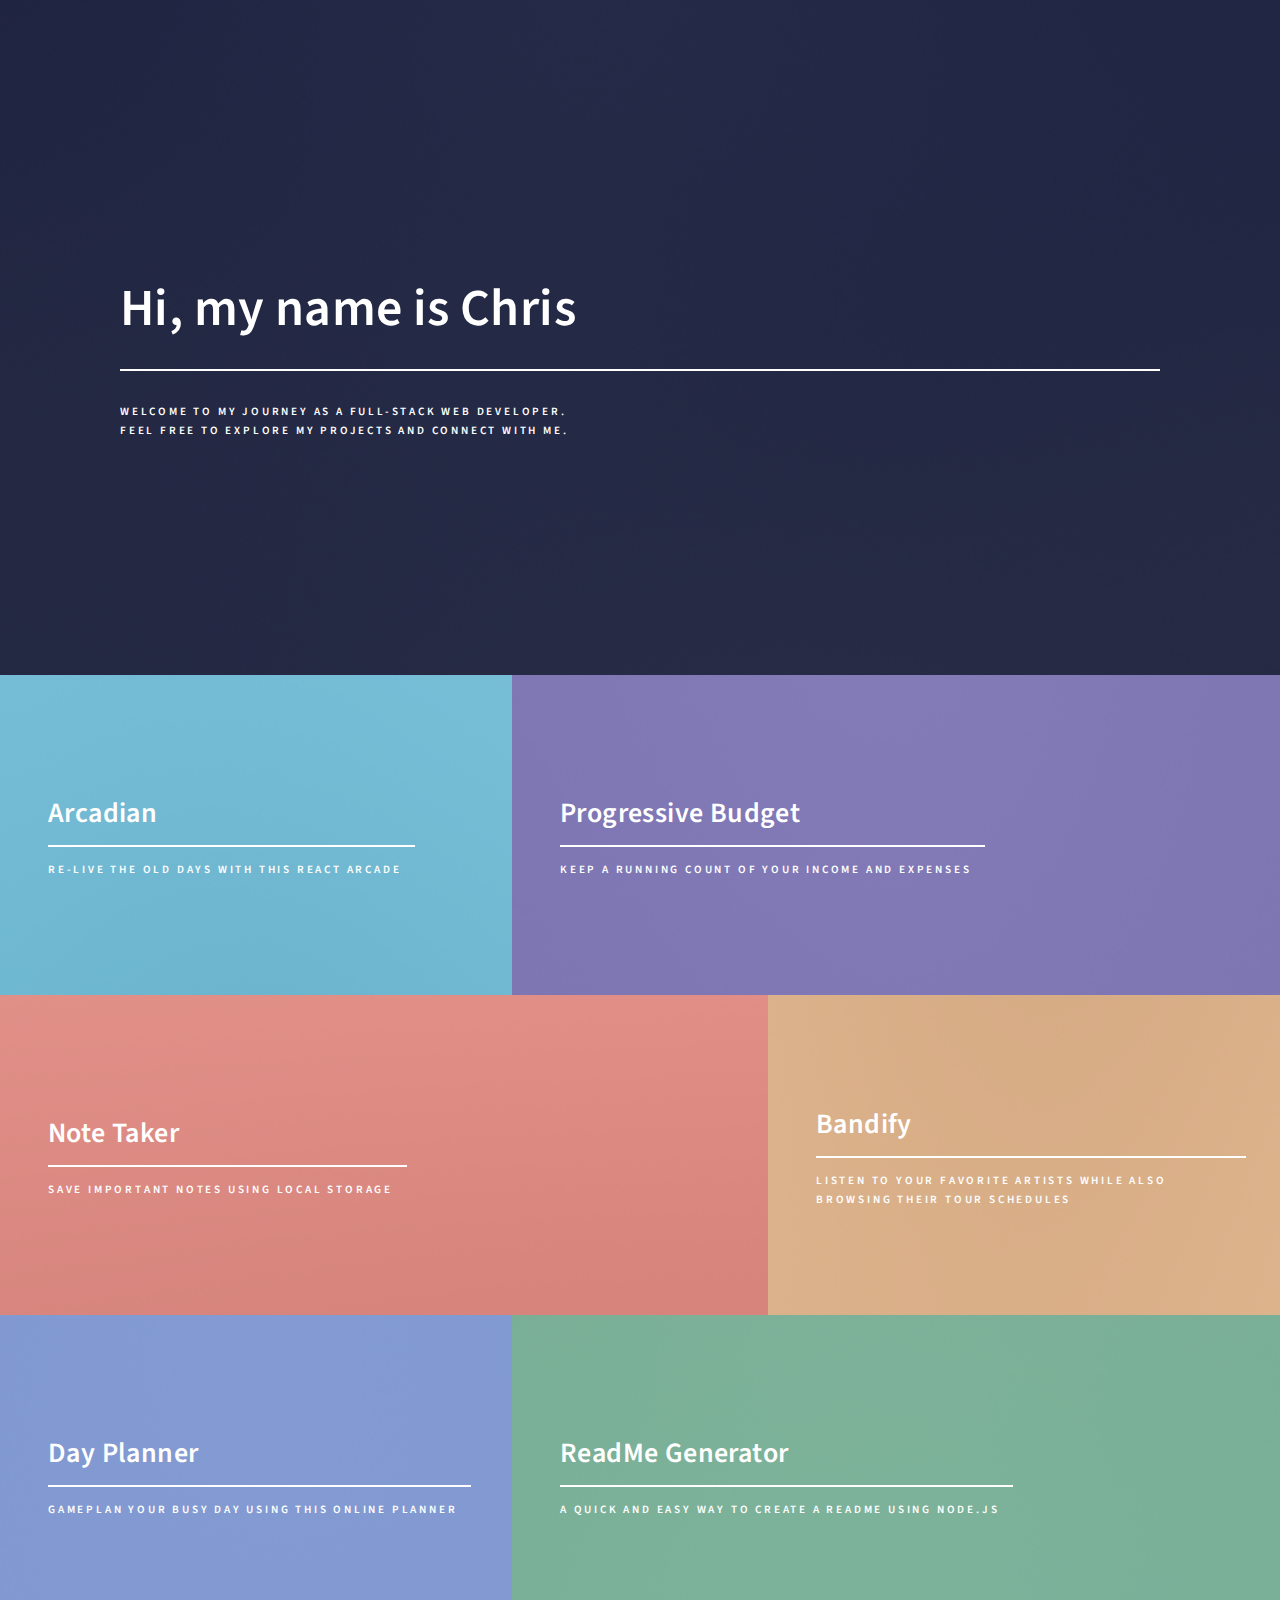
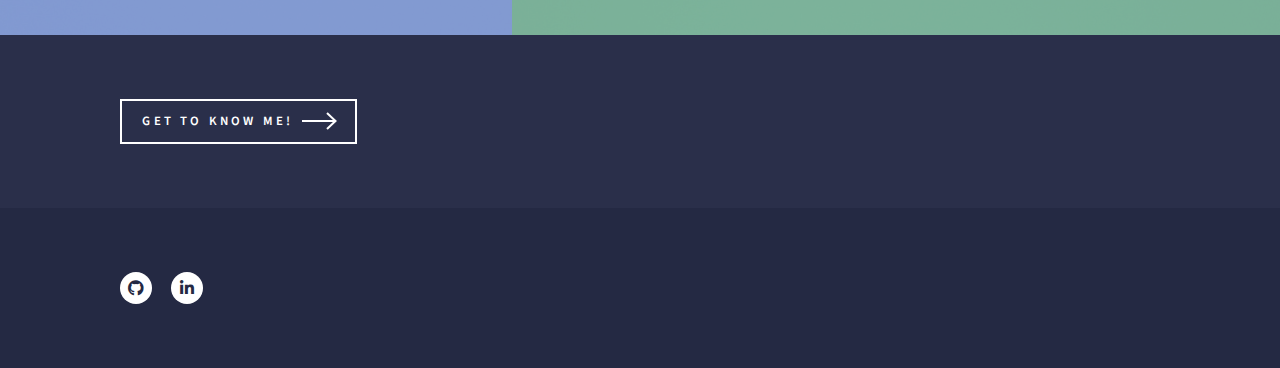
<file: index.html>
<!DOCTYPE HTML>
<!--
	Forty by HTML5 UP
	html5up.net | @ajlkn
	Free for personal and commercial use under the CCA 3.0 license (html5up.net/license)
-->
<html>
	<head>
		<title>Christopher Holmes Portfolio</title>
		<meta charset="utf-8" />
		<meta name="viewport" content="width=device-width, initial-scale=1, user-scalable=no" />
		<link rel="stylesheet" href="assets/css/main.css" />
		<noscript><link rel="stylesheet" href="assets/css/noscript.css" /></noscript>
	</head>
	<body class="is-preload">

		<!-- Wrapper -->
			<div id="wrapper">


				<!-- Menu -->
					<nav id="menu">
						<ul class="links">
							<li><a href="index.html">Home</a></li>
							<li><a href="landing.html">Landing</a></li>
							<li><a href="generic.html">Generic</a></li>
							<li><a href="elements.html">Elements</a></li>
						</ul>
						<ul class="actions stacked">
							<li><a href="#" class="button primary fit">Get Started</a></li>
							<li><a href="#" class="button fit">Log In</a></li>
						</ul>
					</nav>

				<!-- Banner -->
					<section id="banner" class="major">
						<div class="inner">
							<header class="major">
								<h1>Hi, my name is Chris </h1>
							</header>
							<div class="content">
								<p>Welcome to my journey as a full-stack web developer.<br />
								Feel free to explore my projects and connect with me.</p>
							</div>
						</div>
					</section>

				<!-- Main -->
					<div id="main">

						<!-- One -->
							<section id="one" class="tiles">
								<article>
									<span class="image">
										<img src="images/pic01.jpg" alt="" />
									</span>
									<header class="major">
										<h3><a href=" https://react-arcadian.herokuapp.com/" target="_blank" class="link">Arcadian</a></h3>
										<p>Re-live the old days with this React Arcade </p>
									</header>
								</article>
								<article>
									<span class="image">
										<img src="images/pic02.jpg" alt="" />
									</span>
									<header class="major">
										<h3><a href="https://whispering-caverns-97869.herokuapp.com/" target="_blank" class="link">Progressive Budget</a></h3>
										<p>Keep a running count of your income and expenses</p>
									</header>
								</article>
								<article>
									<span class="image">
										<img src="images/pic03.jpg" alt="" />
									</span>
									<header class="major">
										<h3><a href=" https://thawing-hamlet-70565.herokuapp.com/" target="_blank" class="link">Note Taker</a></h3>
										<p>Save important notes using local storage</p>
									</header>
								</article>
								<article>
									<span class="image">
										<img src="images/pic04.jpg" alt="" />
									</span>
									<header class="major">
										<h3><a href=" https://camerong88.github.io/Bandify/" target="_blank" class="link">Bandify</a></h3>
										<p>Listen to your favorite artists while also browsing their tour schedules</p>
									</header>
								</article>
								<article>
									<span class="image">
										<img src="images/pic05.jpg" alt="" />
									</span>
									<header class="major">
										<h3><a href="https://cholmes1994.github.io/Day_Planner/" target="_blank" class="link">Day Planner</a></h3>
										<p>Gameplan your busy day using this online planner</p>
									</header>
								</article>
								<article>
									<span class="image">
										<img src="images/pic06.jpg" alt="" />
									</span>
									<header class="major">
										<h3>ReadMe Generator<a href="https://drive.google.com/file/d/1dLXVk6e262JIQWz15l-VXhJw2YtNnGMw/view" target="_blank" class="link"></a></h3>
										<p>A quick and easy way to create a ReadMe using Node.js</p>
									</header>
								</article>
							</section>

						<!-- Two -->
							<section id="two">
								<div class="inner">
									<!-- <header class="major">
										<h2>About Me</h2>
									</header> -->
									<!-- <p>I am a junior web developer who is passionate about constantly staying up to date with new technologies. I’ve earned a degree in Business from the University of Central Florida, as well as a certificate in Full-Stack Web Development. Throughout my career and education, I’ve mastered a mixture of technical and soft skills that have prepared me to be an asset to any company. My top skills include, front-end development, back-end development, project management, and leadership. My skills have allowed me to excel in my previous professions, as well as develop a diverse and dynamic portfolio in my current profession. My continual execution of teamwork and adaptability throughout my collegiate and professional career have molded me into an ideal colleague when it comes to harmony in the work place. In my future endeavors, I aim to collaboratively build complex projects and applications that propel my organization to the top of the industry.</p> -->
									<ul class="actions">
										<li><a href="landing.html" class="button next">Get to know me!</a></li>
									</ul>
								</div>
							</section>

					</div>


				<!-- Footer -->
					<footer id="footer">
						<div class="inner">
							<ul class="icons">
								<li><a href="https://github.com/Cholmes1994" target="_blank" class="icon brands alt fa-github"><span class="label">GitHub</span></a></li>
								<li><a href="https://www.linkedin.com/in/christopher-holmes-034852163/" target="_blank" class="icon brands alt fa-linkedin-in"><span class="label">LinkedIn</span></a></li>
							</ul>
							
						</div>
					</footer>

			</div>

		<!-- Scripts -->
			<script src="assets/js/jquery.min.js"></script>
			<script src="assets/js/jquery.scrolly.min.js"></script>
			<script src="assets/js/jquery.scrollex.min.js"></script>
			<script src="assets/js/browser.min.js"></script>
			<script src="assets/js/breakpoints.min.js"></script>
			<script src="assets/js/util.js"></script>
			<script src="assets/js/main.js"></script>

	</body>
</html>
</file>
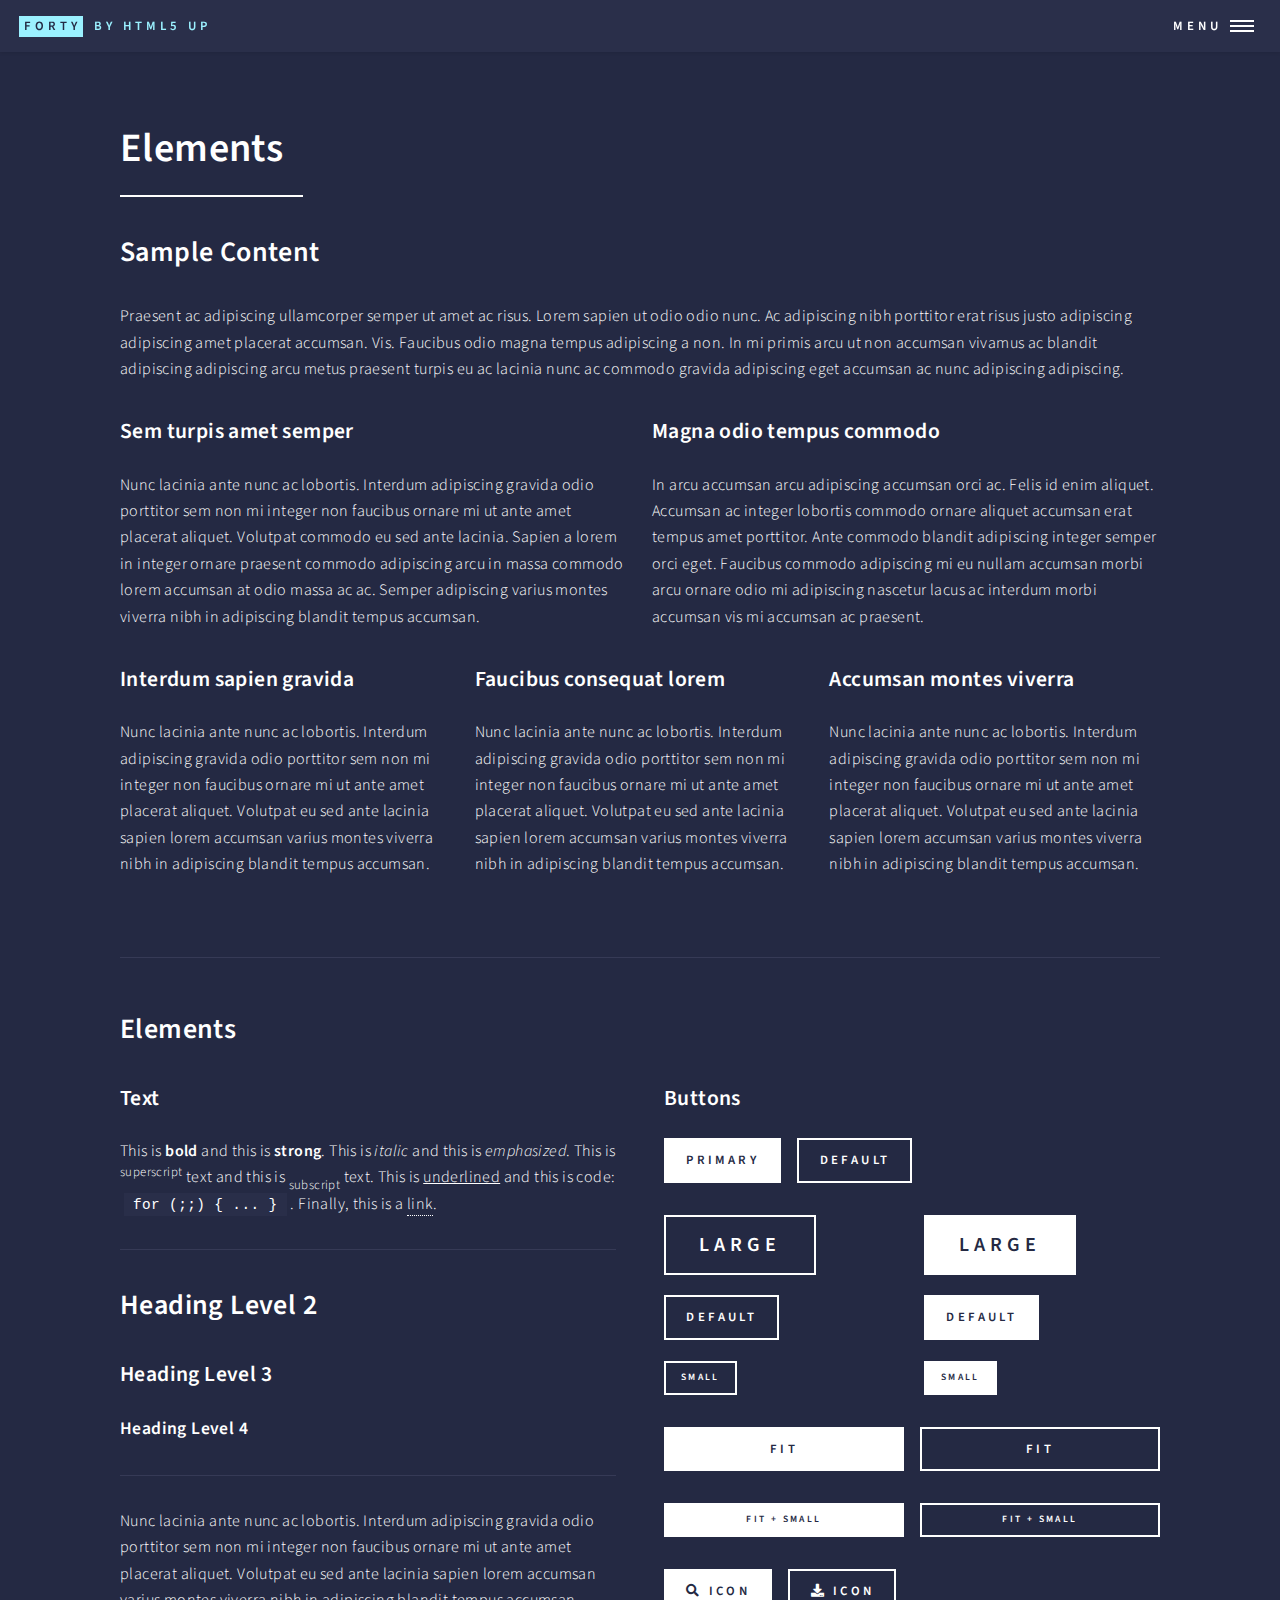
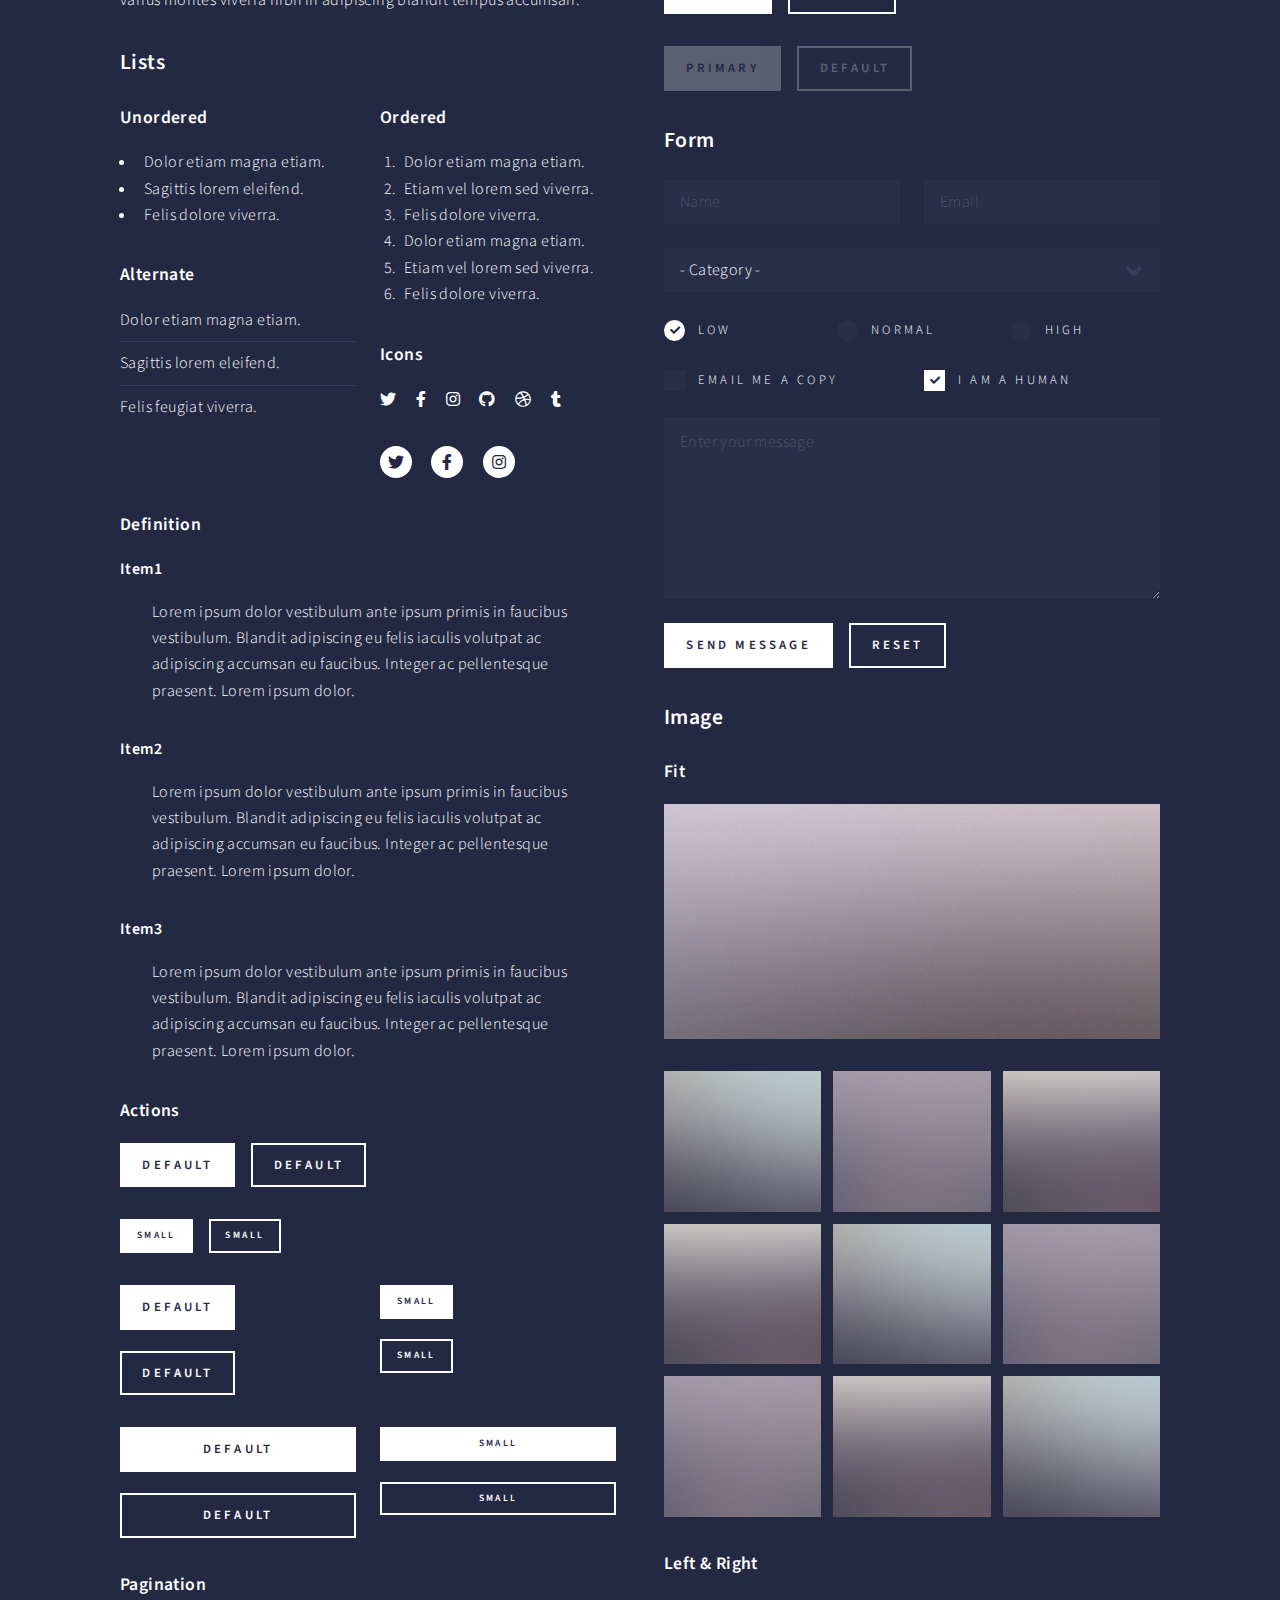
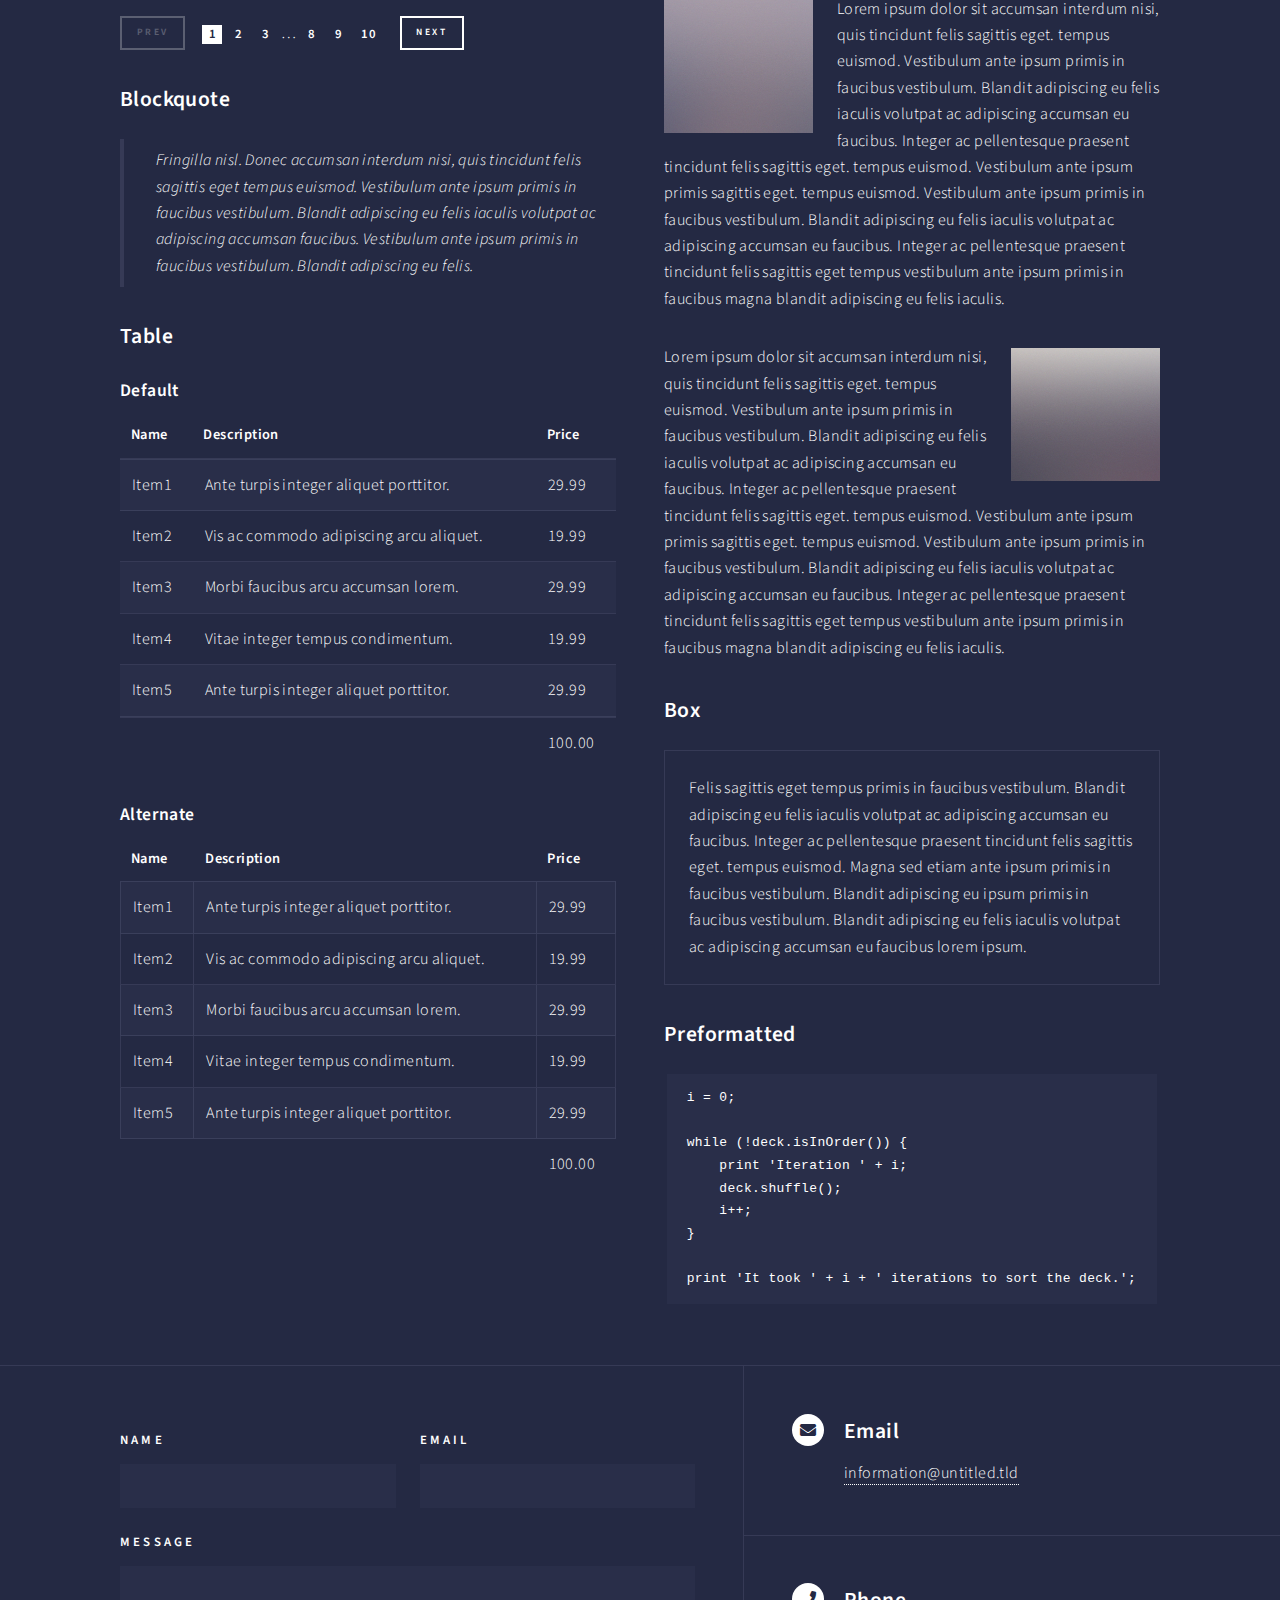
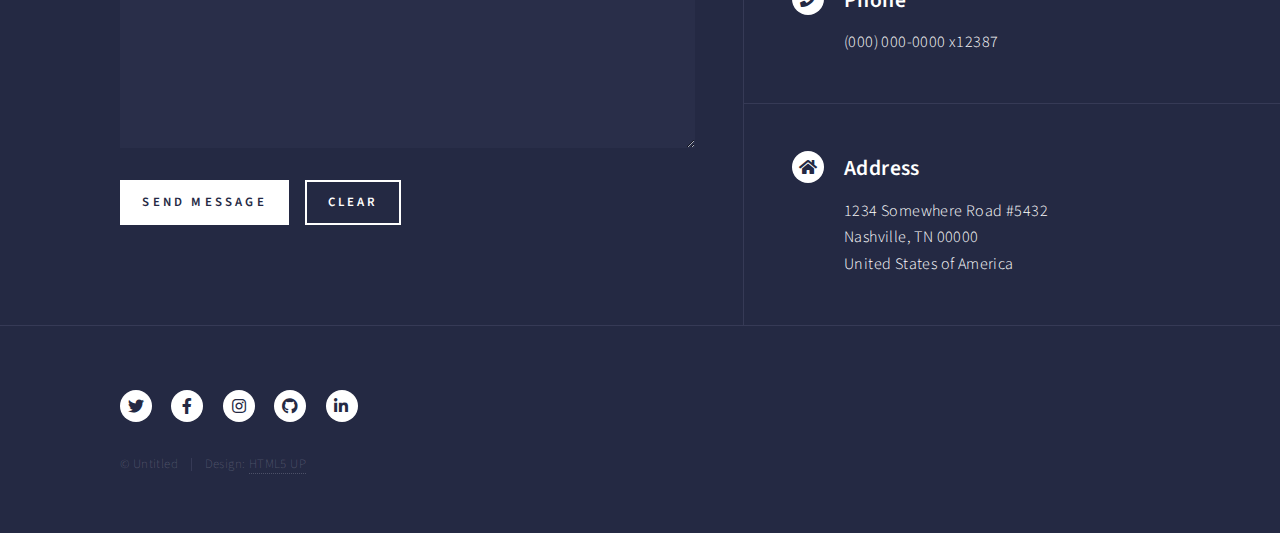
<file: elements.html>
<!DOCTYPE HTML>
<!--
	Forty by HTML5 UP
	html5up.net | @ajlkn
	Free for personal and commercial use under the CCA 3.0 license (html5up.net/license)
-->
<html>
	<head>
		<title>Elements - Forty by HTML5 UP</title>
		<meta charset="utf-8" />
		<meta name="viewport" content="width=device-width, initial-scale=1, user-scalable=no" />
		<link rel="stylesheet" href="assets/css/main.css" />
		<noscript><link rel="stylesheet" href="assets/css/noscript.css" /></noscript>
	</head>
	<body class="is-preload">

		<!-- Wrapper -->
			<div id="wrapper">

				<!-- Header -->
					<header id="header">
						<a href="index.html" class="logo"><strong>Forty</strong> <span>by HTML5 UP</span></a>
						<nav>
							<a href="#menu">Menu</a>
						</nav>
					</header>

				<!-- Menu -->
					<nav id="menu">
						<ul class="links">
							<li><a href="index.html">Home</a></li>
							<li><a href="landing.html">Landing</a></li>
							<li><a href="generic.html">Generic</a></li>
							<li><a href="elements.html">Elements</a></li>
						</ul>
						<ul class="actions stacked">
							<li><a href="#" class="button primary fit">Get Started</a></li>
							<li><a href="#" class="button fit">Log In</a></li>
						</ul>
					</nav>

				<!-- Main -->
					<div id="main" class="alt">

						<!-- One -->
							<section id="one">
								<div class="inner">
									<header class="major">
										<h1>Elements</h1>
									</header>

									<!-- Content -->
										<h2 id="content">Sample Content</h2>
										<p>Praesent ac adipiscing ullamcorper semper ut amet ac risus. Lorem sapien ut odio odio nunc. Ac adipiscing nibh porttitor erat risus justo adipiscing adipiscing amet placerat accumsan. Vis. Faucibus odio magna tempus adipiscing a non. In mi primis arcu ut non accumsan vivamus ac blandit adipiscing adipiscing arcu metus praesent turpis eu ac lacinia nunc ac commodo gravida adipiscing eget accumsan ac nunc adipiscing adipiscing.</p>
										<div class="row">
											<div class="col-6 col-12-small">
												<h3>Sem turpis amet semper</h3>
												<p>Nunc lacinia ante nunc ac lobortis. Interdum adipiscing gravida odio porttitor sem non mi integer non faucibus ornare mi ut ante amet placerat aliquet. Volutpat commodo eu sed ante lacinia. Sapien a lorem in integer ornare praesent commodo adipiscing arcu in massa commodo lorem accumsan at odio massa ac ac. Semper adipiscing varius montes viverra nibh in adipiscing blandit tempus accumsan.</p>
											</div>
											<div class="col-6 col-12-small">
												<h3>Magna odio tempus commodo</h3>
												<p>In arcu accumsan arcu adipiscing accumsan orci ac. Felis id enim aliquet. Accumsan ac integer lobortis commodo ornare aliquet accumsan erat tempus amet porttitor. Ante commodo blandit adipiscing integer semper orci eget. Faucibus commodo adipiscing mi eu nullam accumsan morbi arcu ornare odio mi adipiscing nascetur lacus ac interdum morbi accumsan vis mi accumsan ac praesent.</p>
											</div>
											<!-- Break -->
											<div class="col-4 col-12-medium">
												<h3>Interdum sapien gravida</h3>
												<p>Nunc lacinia ante nunc ac lobortis. Interdum adipiscing gravida odio porttitor sem non mi integer non faucibus ornare mi ut ante amet placerat aliquet. Volutpat eu sed ante lacinia sapien lorem accumsan varius montes viverra nibh in adipiscing blandit tempus accumsan.</p>
											</div>
											<div class="col-4 col-12-medium">
												<h3>Faucibus consequat lorem</h3>
												<p>Nunc lacinia ante nunc ac lobortis. Interdum adipiscing gravida odio porttitor sem non mi integer non faucibus ornare mi ut ante amet placerat aliquet. Volutpat eu sed ante lacinia sapien lorem accumsan varius montes viverra nibh in adipiscing blandit tempus accumsan.</p>
											</div>
											<div class="col-4 col-12-medium">
												<h3>Accumsan montes viverra</h3>
												<p>Nunc lacinia ante nunc ac lobortis. Interdum adipiscing gravida odio porttitor sem non mi integer non faucibus ornare mi ut ante amet placerat aliquet. Volutpat eu sed ante lacinia sapien lorem accumsan varius montes viverra nibh in adipiscing blandit tempus accumsan.</p>
											</div>
										</div>

									<hr class="major" />

									<!-- Elements -->
										<h2 id="elements">Elements</h2>
										<div class="row gtr-200">
											<div class="col-6 col-12-medium">

												<!-- Text stuff -->
													<h3>Text</h3>
													<p>This is <b>bold</b> and this is <strong>strong</strong>. This is <i>italic</i> and this is <em>emphasized</em>.
													This is <sup>superscript</sup> text and this is <sub>subscript</sub> text.
													This is <u>underlined</u> and this is code: <code>for (;;) { ... }</code>.
													Finally, this is a <a href="#">link</a>.</p>
													<hr />
													<h2>Heading Level 2</h2>
													<h3>Heading Level 3</h3>
													<h4>Heading Level 4</h4>
													<hr />
													<p>Nunc lacinia ante nunc ac lobortis. Interdum adipiscing gravida odio porttitor sem non mi integer non faucibus ornare mi ut ante amet placerat aliquet. Volutpat eu sed ante lacinia sapien lorem accumsan varius montes viverra nibh in adipiscing blandit tempus accumsan.</p>

												<!-- Lists -->
													<h3>Lists</h3>
													<div class="row">
														<div class="col-6 col-12-small">

															<h4>Unordered</h4>
															<ul>
																<li>Dolor etiam magna etiam.</li>
																<li>Sagittis lorem eleifend.</li>
																<li>Felis dolore viverra.</li>
															</ul>

															<h4>Alternate</h4>
															<ul class="alt">
																<li>Dolor etiam magna etiam.</li>
																<li>Sagittis lorem eleifend.</li>
																<li>Felis feugiat viverra.</li>
															</ul>

														</div>
														<div class="col-6 col-12-small">

															<h4>Ordered</h4>
															<ol>
																<li>Dolor etiam magna etiam.</li>
																<li>Etiam vel lorem sed viverra.</li>
																<li>Felis dolore viverra.</li>
																<li>Dolor etiam magna etiam.</li>
																<li>Etiam vel lorem sed viverra.</li>
																<li>Felis dolore viverra.</li>
															</ol>

															<h4>Icons</h4>
															<ul class="icons">
																<li><a href="#" class="icon brands fa-twitter"><span class="label">Twitter</span></a></li>
																<li><a href="#" class="icon brands fa-facebook-f"><span class="label">Facebook</span></a></li>
																<li><a href="#" class="icon brands fa-instagram"><span class="label">Instagram</span></a></li>
																<li><a href="#" class="icon brands fa-github"><span class="label">Github</span></a></li>
																<li><a href="#" class="icon brands fa-dribbble"><span class="label">Dribbble</span></a></li>
																<li><a href="#" class="icon brands fa-tumblr"><span class="label">Tumblr</span></a></li>
															</ul>
															<ul class="icons">
																<li><a href="#" class="icon brands alt fa-twitter"><span class="label">Twitter</span></a></li>
																<li><a href="#" class="icon brands alt fa-facebook-f"><span class="label">Facebook</span></a></li>
																<li><a href="#" class="icon brands alt fa-instagram"><span class="label">Instagram</span></a></li>
															</ul>

														</div>
													</div>
													<h4>Definition</h4>
													<dl>
														<dt>Item1</dt>
														<dd>
															<p>Lorem ipsum dolor vestibulum ante ipsum primis in faucibus vestibulum. Blandit adipiscing eu felis iaculis volutpat ac adipiscing accumsan eu faucibus. Integer ac pellentesque praesent. Lorem ipsum dolor.</p>
														</dd>
														<dt>Item2</dt>
														<dd>
															<p>Lorem ipsum dolor vestibulum ante ipsum primis in faucibus vestibulum. Blandit adipiscing eu felis iaculis volutpat ac adipiscing accumsan eu faucibus. Integer ac pellentesque praesent. Lorem ipsum dolor.</p>
														</dd>
														<dt>Item3</dt>
														<dd>
															<p>Lorem ipsum dolor vestibulum ante ipsum primis in faucibus vestibulum. Blandit adipiscing eu felis iaculis volutpat ac adipiscing accumsan eu faucibus. Integer ac pellentesque praesent. Lorem ipsum dolor.</p>
														</dd>
													</dl>

													<h4>Actions</h4>
													<ul class="actions">
														<li><a href="#" class="button primary">Default</a></li>
														<li><a href="#" class="button">Default</a></li>
													</ul>
													<ul class="actions small">
														<li><a href="#" class="button primary small">Small</a></li>
														<li><a href="#" class="button small">Small</a></li>
													</ul>
													<div class="row">
														<div class="col-6 col-12-small">
															<ul class="actions stacked">
																<li><a href="#" class="button primary">Default</a></li>
																<li><a href="#" class="button">Default</a></li>
															</ul>
														</div>
														<div class="col-6 col-12-small">
															<ul class="actions stacked">
																<li><a href="#" class="button primary small">Small</a></li>
																<li><a href="#" class="button small">Small</a></li>
															</ul>
														</div>
														<div class="col-6 col-12-small">
															<ul class="actions stacked">
																<li><a href="#" class="button primary fit">Default</a></li>
																<li><a href="#" class="button fit">Default</a></li>
															</ul>
														</div>
														<div class="col-6 col-12-small">
															<ul class="actions stacked">
																<li><a href="#" class="button primary small fit">Small</a></li>
																<li><a href="#" class="button small fit">Small</a></li>
															</ul>
														</div>
													</div>

													<h4>Pagination</h4>
													<ul class="pagination">
														<li><span class="button small disabled">Prev</span></li>
														<li><a href="#" class="page active">1</a></li>
														<li><a href="#" class="page">2</a></li>
														<li><a href="#" class="page">3</a></li>
														<li><span>&hellip;</span></li>
														<li><a href="#" class="page">8</a></li>
														<li><a href="#" class="page">9</a></li>
														<li><a href="#" class="page">10</a></li>
														<li><a href="#" class="button small">Next</a></li>
													</ul>

												<!-- Blockquote -->
													<h3>Blockquote</h3>
													<blockquote>Fringilla nisl. Donec accumsan interdum nisi, quis tincidunt felis sagittis eget tempus euismod. Vestibulum ante ipsum primis in faucibus vestibulum. Blandit adipiscing eu felis iaculis volutpat ac adipiscing accumsan faucibus. Vestibulum ante ipsum primis in faucibus vestibulum. Blandit adipiscing eu felis.</blockquote>

												<!-- Table -->
													<h3>Table</h3>

													<h4>Default</h4>
													<div class="table-wrapper">
														<table>
															<thead>
																<tr>
																	<th>Name</th>
																	<th>Description</th>
																	<th>Price</th>
																</tr>
															</thead>
															<tbody>
																<tr>
																	<td>Item1</td>
																	<td>Ante turpis integer aliquet porttitor.</td>
																	<td>29.99</td>
																</tr>
																<tr>
																	<td>Item2</td>
																	<td>Vis ac commodo adipiscing arcu aliquet.</td>
																	<td>19.99</td>
																</tr>
																<tr>
																	<td>Item3</td>
																	<td> Morbi faucibus arcu accumsan lorem.</td>
																	<td>29.99</td>
																</tr>
																<tr>
																	<td>Item4</td>
																	<td>Vitae integer tempus condimentum.</td>
																	<td>19.99</td>
																</tr>
																<tr>
																	<td>Item5</td>
																	<td>Ante turpis integer aliquet porttitor.</td>
																	<td>29.99</td>
																</tr>
															</tbody>
															<tfoot>
																<tr>
																	<td colspan="2"></td>
																	<td>100.00</td>
																</tr>
															</tfoot>
														</table>
													</div>

													<h4>Alternate</h4>
													<div class="table-wrapper">
														<table class="alt">
															<thead>
																<tr>
																	<th>Name</th>
																	<th>Description</th>
																	<th>Price</th>
																</tr>
															</thead>
															<tbody>
																<tr>
																	<td>Item1</td>
																	<td>Ante turpis integer aliquet porttitor.</td>
																	<td>29.99</td>
																</tr>
																<tr>
																	<td>Item2</td>
																	<td>Vis ac commodo adipiscing arcu aliquet.</td>
																	<td>19.99</td>
																</tr>
																<tr>
																	<td>Item3</td>
																	<td> Morbi faucibus arcu accumsan lorem.</td>
																	<td>29.99</td>
																</tr>
																<tr>
																	<td>Item4</td>
																	<td>Vitae integer tempus condimentum.</td>
																	<td>19.99</td>
																</tr>
																<tr>
																	<td>Item5</td>
																	<td>Ante turpis integer aliquet porttitor.</td>
																	<td>29.99</td>
																</tr>
															</tbody>
															<tfoot>
																<tr>
																	<td colspan="2"></td>
																	<td>100.00</td>
																</tr>
															</tfoot>
														</table>
													</div>

											</div>
											<div class="col-6 col-12-medium">

												<!-- Buttons -->
													<h3>Buttons</h3>
													<ul class="actions">
														<li><a href="#" class="button primary">Primary</a></li>
														<li><a href="#" class="button">Default</a></li>
													</ul>
													<div class="row">
														<div class="col-6 col-12-xsmall">
															<ul class="actions stacked">
																<li><a href="#" class="button large">Large</a></li>
																<li><a href="#" class="button">Default</a></li>
																<li><a href="#" class="button small">Small</a></li>
															</ul>
														</div>
														<div class="col-6 col-12-xsmall">
															<ul class="actions stacked">
																<li><a href="#" class="button primary large">Large</a></li>
																<li><a href="#" class="button primary">Default</a></li>
																<li><a href="#" class="button primary small">Small</a></li>
															</ul>
														</div>
													</div>
													<ul class="actions fit">
														<li><a href="#" class="button primary fit">Fit</a></li>
														<li><a href="#" class="button fit">Fit</a></li>
													</ul>
													<ul class="actions fit small">
														<li><a href="#" class="button primary fit small">Fit + Small</a></li>
														<li><a href="#" class="button fit small">Fit + Small</a></li>
													</ul>
													<ul class="actions">
														<li><a href="#" class="button primary icon solid fa-search">Icon</a></li>
														<li><a href="#" class="button icon solid fa-download">Icon</a></li>
													</ul>
													<ul class="actions">
														<li><span class="button primary disabled">Primary</span></li>
														<li><span class="button disabled">Default</span></li>
													</ul>

												<!-- Form -->
													<h3>Form</h3>

													<form method="post" action="#">
														<div class="row gtr-uniform">
															<div class="col-6 col-12-xsmall">
																<input type="text" name="demo-name" id="demo-name" value="" placeholder="Name" />
															</div>
															<div class="col-6 col-12-xsmall">
																<input type="email" name="demo-email" id="demo-email" value="" placeholder="Email" />
															</div>
															<!-- Break -->
															<div class="col-12">
																<select name="demo-category" id="demo-category">
																	<option value="">- Category -</option>
																	<option value="1">Manufacturing</option>
																	<option value="1">Shipping</option>
																	<option value="1">Administration</option>
																	<option value="1">Human Resources</option>
																</select>
															</div>
															<!-- Break -->
															<div class="col-4 col-12-small">
																<input type="radio" id="demo-priority-low" name="demo-priority" checked>
																<label for="demo-priority-low">Low</label>
															</div>
															<div class="col-4 col-12-small">
																<input type="radio" id="demo-priority-normal" name="demo-priority">
																<label for="demo-priority-normal">Normal</label>
															</div>
															<div class="col-4 col-12-small">
																<input type="radio" id="demo-priority-high" name="demo-priority">
																<label for="demo-priority-high">High</label>
															</div>
															<!-- Break -->
															<div class="col-6 col-12-small">
																<input type="checkbox" id="demo-copy" name="demo-copy">
																<label for="demo-copy">Email me a copy</label>
															</div>
															<div class="col-6 col-12-small">
																<input type="checkbox" id="demo-human" name="demo-human" checked>
																<label for="demo-human">I am a human</label>
															</div>
															<!-- Break -->
															<div class="col-12">
																<textarea name="demo-message" id="demo-message" placeholder="Enter your message" rows="6"></textarea>
															</div>
															<!-- Break -->
															<div class="col-12">
																<ul class="actions">
																	<li><input type="submit" value="Send Message" class="primary" /></li>
																	<li><input type="reset" value="Reset" /></li>
																</ul>
															</div>
														</div>
													</form>

												<!-- Image -->
													<h3>Image</h3>

													<h4>Fit</h4>
													<span class="image fit"><img src="images/pic03.jpg" alt="" /></span>
													<div class="box alt">
														<div class="row gtr-50 gtr-uniform">
															<div class="col-4"><span class="image fit"><img src="images/pic08.jpg" alt="" /></span></div>
															<div class="col-4"><span class="image fit"><img src="images/pic09.jpg" alt="" /></span></div>
															<div class="col-4"><span class="image fit"><img src="images/pic10.jpg" alt="" /></span></div>
															<!-- Break -->
															<div class="col-4"><span class="image fit"><img src="images/pic10.jpg" alt="" /></span></div>
															<div class="col-4"><span class="image fit"><img src="images/pic08.jpg" alt="" /></span></div>
															<div class="col-4"><span class="image fit"><img src="images/pic09.jpg" alt="" /></span></div>
															<!-- Break -->
															<div class="col-4"><span class="image fit"><img src="images/pic09.jpg" alt="" /></span></div>
															<div class="col-4"><span class="image fit"><img src="images/pic10.jpg" alt="" /></span></div>
															<div class="col-4"><span class="image fit"><img src="images/pic08.jpg" alt="" /></span></div>
														</div>
													</div>

													<h4>Left &amp; Right</h4>
													<p><span class="image left"><img src="images/pic09.jpg" alt="" /></span>Lorem ipsum dolor sit accumsan interdum nisi, quis tincidunt felis sagittis eget. tempus euismod. Vestibulum ante ipsum primis in faucibus vestibulum. Blandit adipiscing eu felis iaculis volutpat ac adipiscing accumsan eu faucibus. Integer ac pellentesque praesent tincidunt felis sagittis eget. tempus euismod. Vestibulum ante ipsum primis sagittis eget. tempus euismod. Vestibulum ante ipsum primis in faucibus vestibulum. Blandit adipiscing eu felis iaculis volutpat ac adipiscing accumsan eu faucibus. Integer ac pellentesque praesent tincidunt felis sagittis eget tempus vestibulum ante ipsum primis in faucibus magna blandit adipiscing eu felis iaculis.</p>
													<p><span class="image right"><img src="images/pic10.jpg" alt="" /></span>Lorem ipsum dolor sit accumsan interdum nisi, quis tincidunt felis sagittis eget. tempus euismod. Vestibulum ante ipsum primis in faucibus vestibulum. Blandit adipiscing eu felis iaculis volutpat ac adipiscing accumsan eu faucibus. Integer ac pellentesque praesent tincidunt felis sagittis eget. tempus euismod. Vestibulum ante ipsum primis sagittis eget. tempus euismod. Vestibulum ante ipsum primis in faucibus vestibulum. Blandit adipiscing eu felis iaculis volutpat ac adipiscing accumsan eu faucibus. Integer ac pellentesque praesent tincidunt felis sagittis eget tempus vestibulum ante ipsum primis in faucibus magna blandit adipiscing eu felis iaculis.</p>

												<!-- Box -->
													<h3>Box</h3>
													<div class="box">
														<p>Felis sagittis eget tempus primis in faucibus vestibulum. Blandit adipiscing eu felis iaculis volutpat ac adipiscing accumsan eu faucibus. Integer ac pellentesque praesent tincidunt felis sagittis eget. tempus euismod. Magna sed etiam ante ipsum primis in faucibus vestibulum. Blandit adipiscing eu ipsum primis in faucibus vestibulum. Blandit adipiscing eu felis iaculis volutpat ac adipiscing accumsan eu faucibus lorem ipsum.</p>
													</div>

												<!-- Preformatted Code -->
													<h3>Preformatted</h3>
													<pre><code>i = 0;

while (!deck.isInOrder()) {
    print 'Iteration ' + i;
    deck.shuffle();
    i++;
}

print 'It took ' + i + ' iterations to sort the deck.';
</code></pre>

											</div>
										</div>

								</div>
							</section>

					</div>

				<!-- Contact -->
					<section id="contact">
						<div class="inner">
							<section>
								<form method="post" action="#">
									<div class="fields">
										<div class="field half">
											<label for="name">Name</label>
											<input type="text" name="name" id="name" />
										</div>
										<div class="field half">
											<label for="email">Email</label>
											<input type="text" name="email" id="email" />
										</div>
										<div class="field">
											<label for="message">Message</label>
											<textarea name="message" id="message" rows="6"></textarea>
										</div>
									</div>
									<ul class="actions">
										<li><input type="submit" value="Send Message" class="primary" /></li>
										<li><input type="reset" value="Clear" /></li>
									</ul>
								</form>
							</section>
							<section class="split">
								<section>
									<div class="contact-method">
										<span class="icon solid alt fa-envelope"></span>
										<h3>Email</h3>
										<a href="#">information@untitled.tld</a>
									</div>
								</section>
								<section>
									<div class="contact-method">
										<span class="icon solid alt fa-phone"></span>
										<h3>Phone</h3>
										<span>(000) 000-0000 x12387</span>
									</div>
								</section>
								<section>
									<div class="contact-method">
										<span class="icon solid alt fa-home"></span>
										<h3>Address</h3>
										<span>1234 Somewhere Road #5432<br />
										Nashville, TN 00000<br />
										United States of America</span>
									</div>
								</section>
							</section>
						</div>
					</section>

				<!-- Footer -->
					<footer id="footer">
						<div class="inner">
							<ul class="icons">
								<li><a href="#" class="icon brands alt fa-twitter"><span class="label">Twitter</span></a></li>
								<li><a href="#" class="icon brands alt fa-facebook-f"><span class="label">Facebook</span></a></li>
								<li><a href="#" class="icon brands alt fa-instagram"><span class="label">Instagram</span></a></li>
								<li><a href="#" class="icon brands alt fa-github"><span class="label">GitHub</span></a></li>
								<li><a href="#" class="icon brands alt fa-linkedin-in"><span class="label">LinkedIn</span></a></li>
							</ul>
							<ul class="copyright">
								<li>&copy; Untitled</li><li>Design: <a href="https://html5up.net">HTML5 UP</a></li>
							</ul>
						</div>
					</footer>

			</div>

		<!-- Scripts -->
			<script src="assets/js/jquery.min.js"></script>
			<script src="assets/js/jquery.scrolly.min.js"></script>
			<script src="assets/js/jquery.scrollex.min.js"></script>
			<script src="assets/js/browser.min.js"></script>
			<script src="assets/js/breakpoints.min.js"></script>
			<script src="assets/js/util.js"></script>
			<script src="assets/js/main.js"></script>

	</body>
</html>
</file>
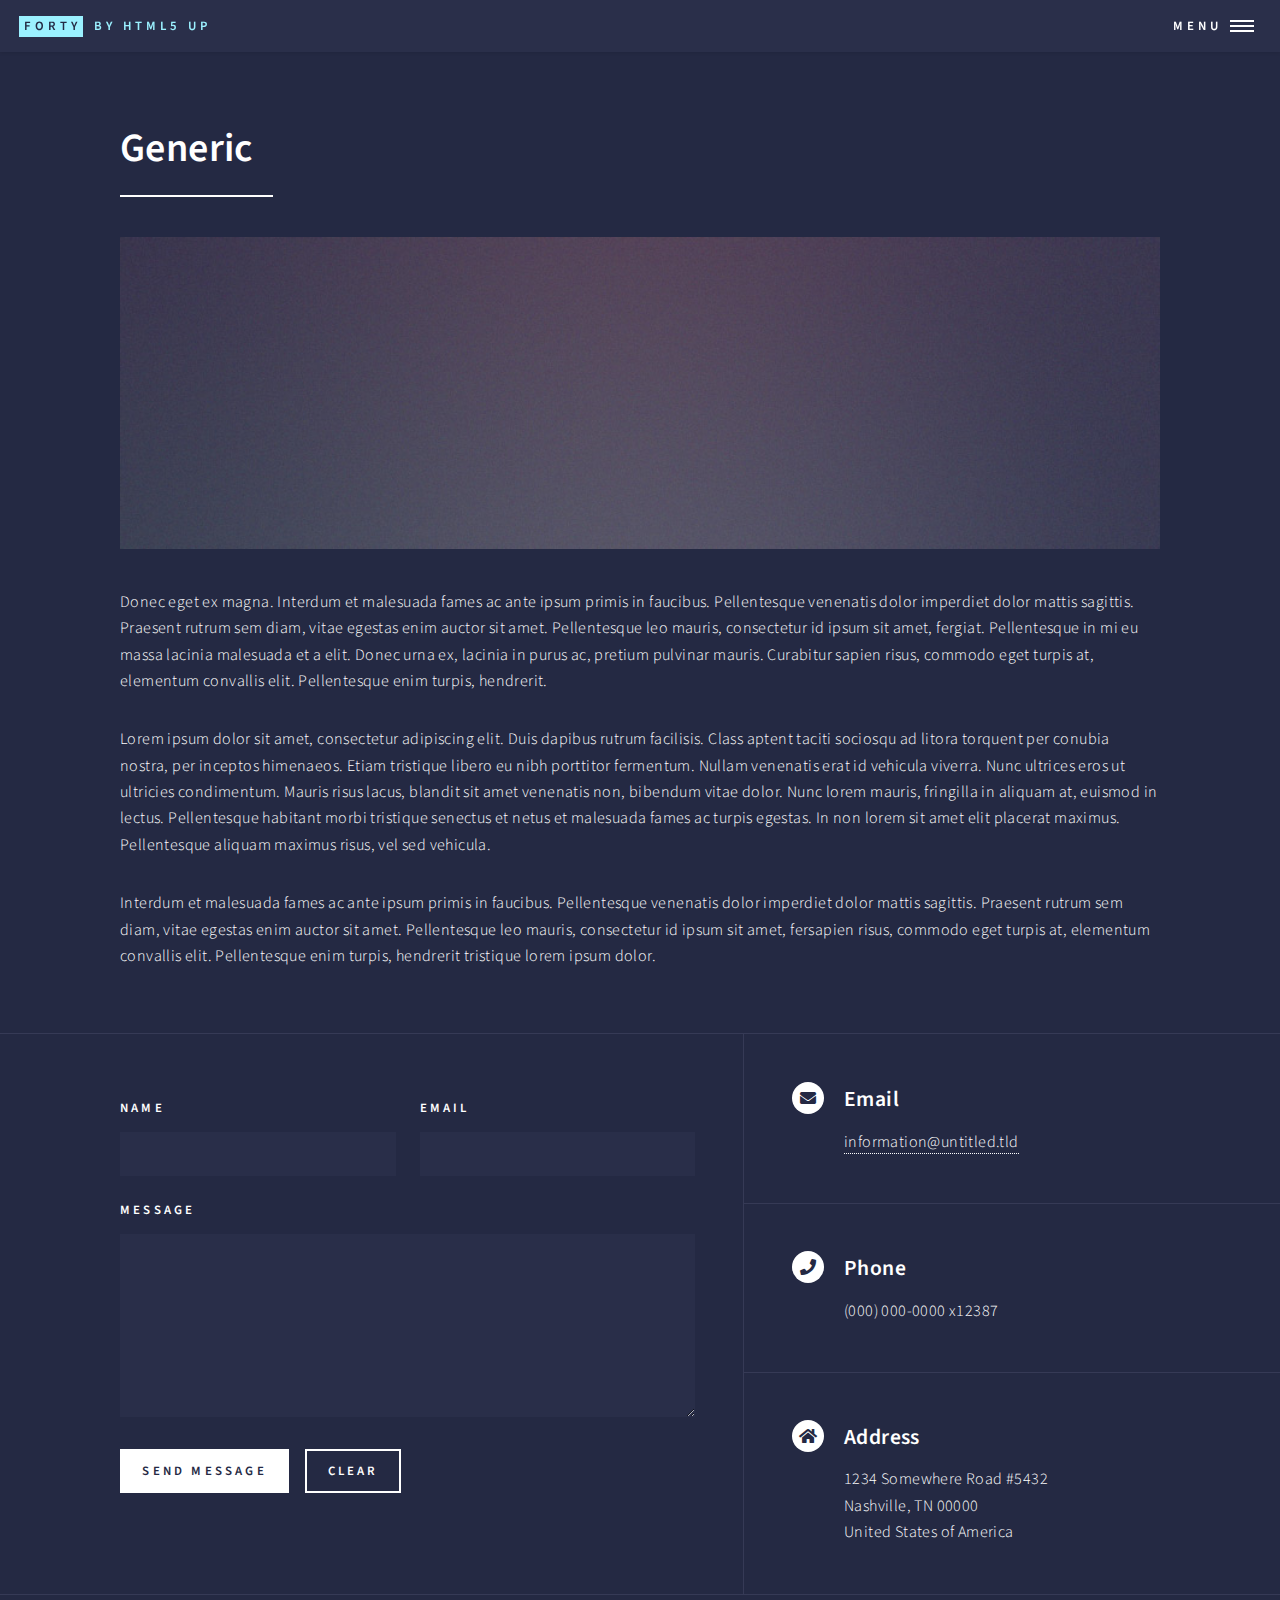
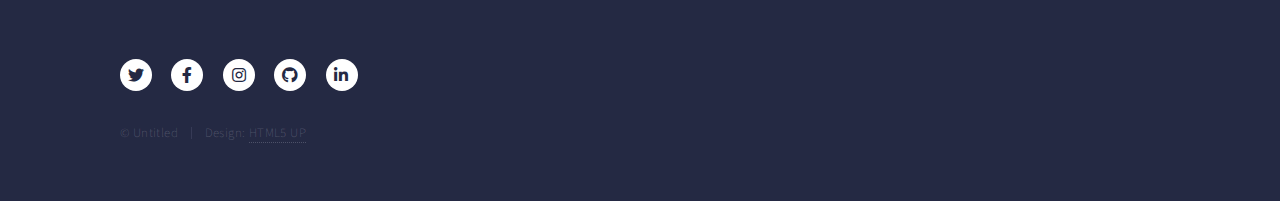
<file: generic.html>
<!DOCTYPE HTML>
<!--
	Forty by HTML5 UP
	html5up.net | @ajlkn
	Free for personal and commercial use under the CCA 3.0 license (html5up.net/license)
-->
<html>
	<head>
		<title>Generic - Forty by HTML5 UP</title>
		<meta charset="utf-8" />
		<meta name="viewport" content="width=device-width, initial-scale=1, user-scalable=no" />
		<link rel="stylesheet" href="assets/css/main.css" />
		<noscript><link rel="stylesheet" href="assets/css/noscript.css" /></noscript>
	</head>
	<body class="is-preload">

		<!-- Wrapper -->
			<div id="wrapper">

				<!-- Header -->
					<header id="header">
						<a href="index.html" class="logo"><strong>Forty</strong> <span>by HTML5 UP</span></a>
						<nav>
							<a href="#menu">Menu</a>
						</nav>
					</header>

				<!-- Menu -->
					<nav id="menu">
						<ul class="links">
							<li><a href="index.html">Home</a></li>
							<li><a href="landing.html">Landing</a></li>
							<li><a href="generic.html">Generic</a></li>
							<li><a href="elements.html">Elements</a></li>
						</ul>
						<ul class="actions stacked">
							<li><a href="#" class="button primary fit">Get Started</a></li>
							<li><a href="#" class="button fit">Log In</a></li>
						</ul>
					</nav>

				<!-- Main -->
					<div id="main" class="alt">

						<!-- One -->
							<section id="one">
								<div class="inner">
									<header class="major">
										<h1>Generic</h1>
									</header>
									<span class="image main"><img src="images/pic11.jpg" alt="" /></span>
									<p>Donec eget ex magna. Interdum et malesuada fames ac ante ipsum primis in faucibus. Pellentesque venenatis dolor imperdiet dolor mattis sagittis. Praesent rutrum sem diam, vitae egestas enim auctor sit amet. Pellentesque leo mauris, consectetur id ipsum sit amet, fergiat. Pellentesque in mi eu massa lacinia malesuada et a elit. Donec urna ex, lacinia in purus ac, pretium pulvinar mauris. Curabitur sapien risus, commodo eget turpis at, elementum convallis elit. Pellentesque enim turpis, hendrerit.</p>
									<p>Lorem ipsum dolor sit amet, consectetur adipiscing elit. Duis dapibus rutrum facilisis. Class aptent taciti sociosqu ad litora torquent per conubia nostra, per inceptos himenaeos. Etiam tristique libero eu nibh porttitor fermentum. Nullam venenatis erat id vehicula viverra. Nunc ultrices eros ut ultricies condimentum. Mauris risus lacus, blandit sit amet venenatis non, bibendum vitae dolor. Nunc lorem mauris, fringilla in aliquam at, euismod in lectus. Pellentesque habitant morbi tristique senectus et netus et malesuada fames ac turpis egestas. In non lorem sit amet elit placerat maximus. Pellentesque aliquam maximus risus, vel sed vehicula.</p>
									<p>Interdum et malesuada fames ac ante ipsum primis in faucibus. Pellentesque venenatis dolor imperdiet dolor mattis sagittis. Praesent rutrum sem diam, vitae egestas enim auctor sit amet. Pellentesque leo mauris, consectetur id ipsum sit amet, fersapien risus, commodo eget turpis at, elementum convallis elit. Pellentesque enim turpis, hendrerit tristique lorem ipsum dolor.</p>
								</div>
							</section>

					</div>

				<!-- Contact -->
					<section id="contact">
						<div class="inner">
							<section>
								<form method="post" action="#">
									<div class="fields">
										<div class="field half">
											<label for="name">Name</label>
											<input type="text" name="name" id="name" />
										</div>
										<div class="field half">
											<label for="email">Email</label>
											<input type="text" name="email" id="email" />
										</div>
										<div class="field">
											<label for="message">Message</label>
											<textarea name="message" id="message" rows="6"></textarea>
										</div>
									</div>
									<ul class="actions">
										<li><input type="submit" value="Send Message" class="primary" /></li>
										<li><input type="reset" value="Clear" /></li>
									</ul>
								</form>
							</section>
							<section class="split">
								<section>
									<div class="contact-method">
										<span class="icon solid alt fa-envelope"></span>
										<h3>Email</h3>
										<a href="#">information@untitled.tld</a>
									</div>
								</section>
								<section>
									<div class="contact-method">
										<span class="icon solid alt fa-phone"></span>
										<h3>Phone</h3>
										<span>(000) 000-0000 x12387</span>
									</div>
								</section>
								<section>
									<div class="contact-method">
										<span class="icon solid alt fa-home"></span>
										<h3>Address</h3>
										<span>1234 Somewhere Road #5432<br />
										Nashville, TN 00000<br />
										United States of America</span>
									</div>
								</section>
							</section>
						</div>
					</section>

				<!-- Footer -->
					<footer id="footer">
						<div class="inner">
							<ul class="icons">
								<li><a href="#" class="icon brands alt fa-twitter"><span class="label">Twitter</span></a></li>
								<li><a href="#" class="icon brands alt fa-facebook-f"><span class="label">Facebook</span></a></li>
								<li><a href="#" class="icon brands alt fa-instagram"><span class="label">Instagram</span></a></li>
								<li><a href="#" class="icon brands alt fa-github"><span class="label">GitHub</span></a></li>
								<li><a href="#" class="icon brands alt fa-linkedin-in"><span class="label">LinkedIn</span></a></li>
							</ul>
							<ul class="copyright">
								<li>&copy; Untitled</li><li>Design: <a href="https://html5up.net">HTML5 UP</a></li>
							</ul>
						</div>
					</footer>

			</div>

		<!-- Scripts -->
			<script src="assets/js/jquery.min.js"></script>
			<script src="assets/js/jquery.scrolly.min.js"></script>
			<script src="assets/js/jquery.scrollex.min.js"></script>
			<script src="assets/js/browser.min.js"></script>
			<script src="assets/js/breakpoints.min.js"></script>
			<script src="assets/js/util.js"></script>
			<script src="assets/js/main.js"></script>

	</body>
</html>
</file>
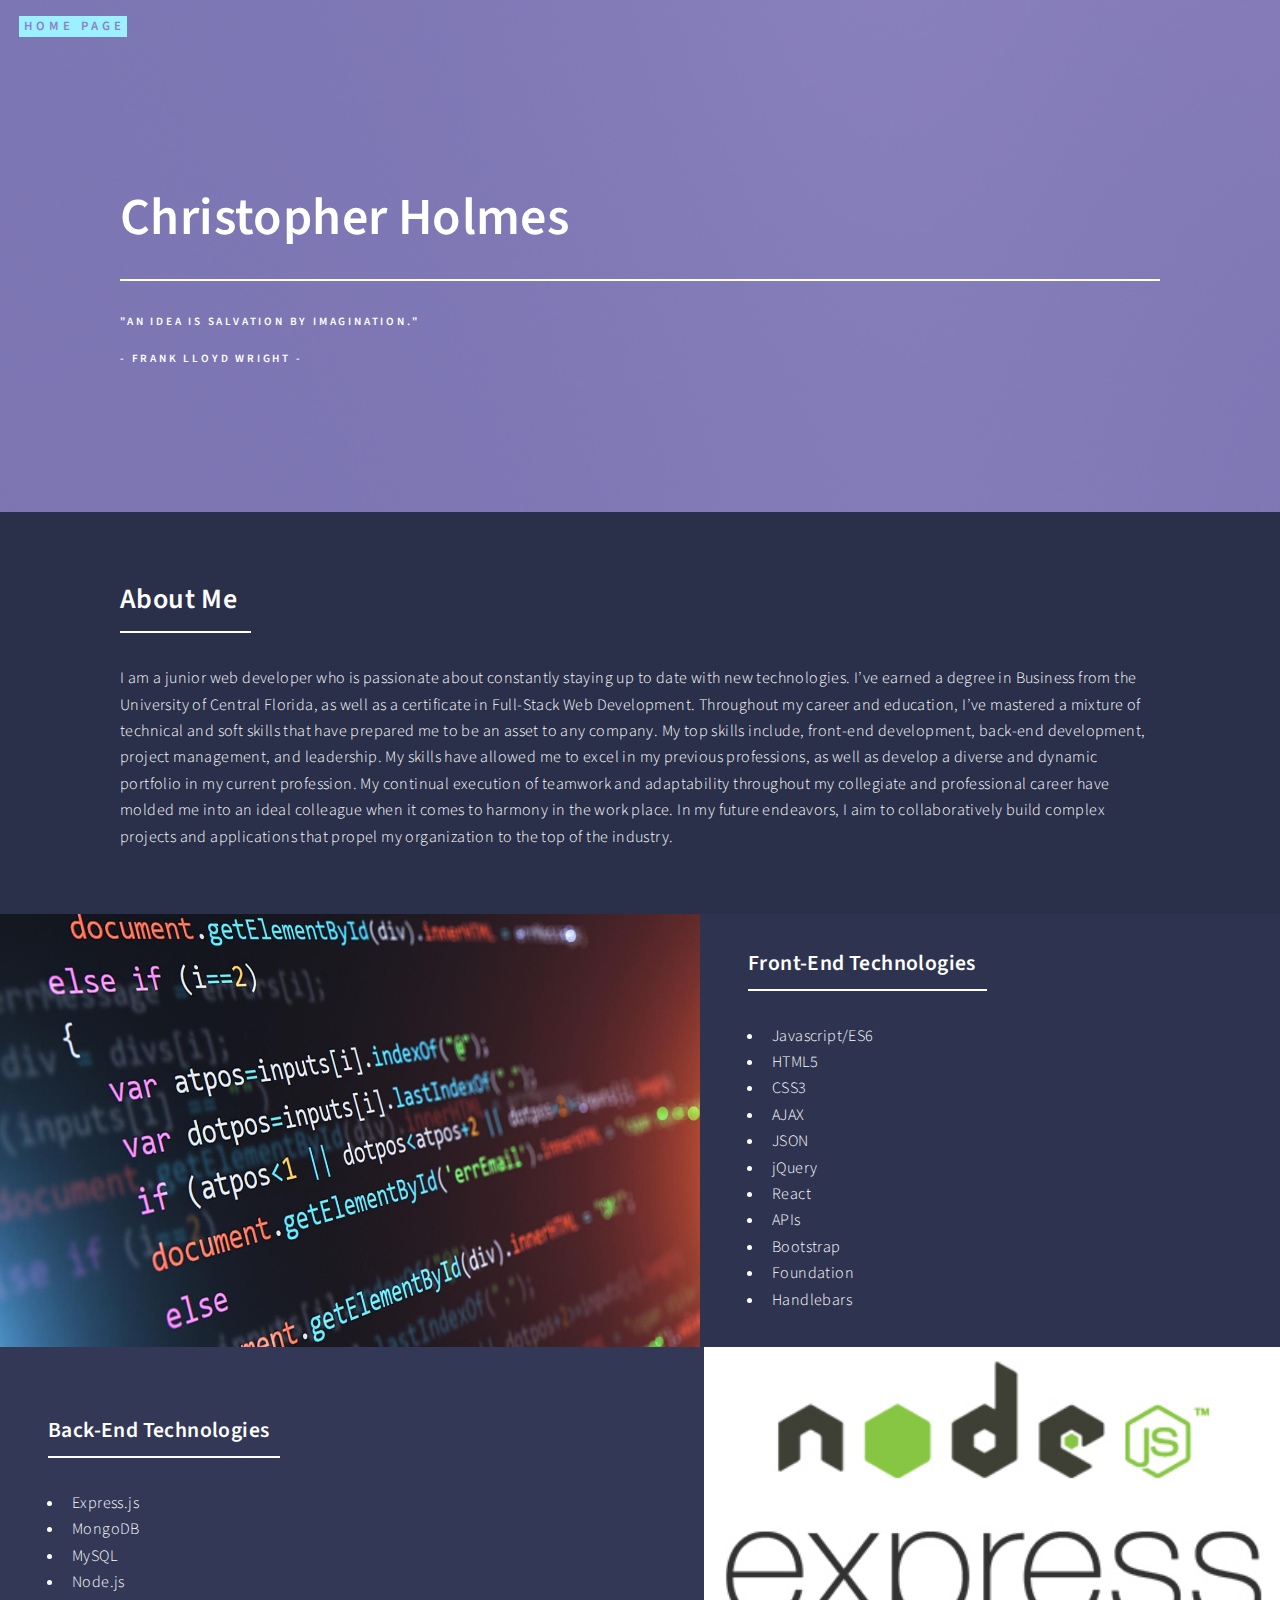
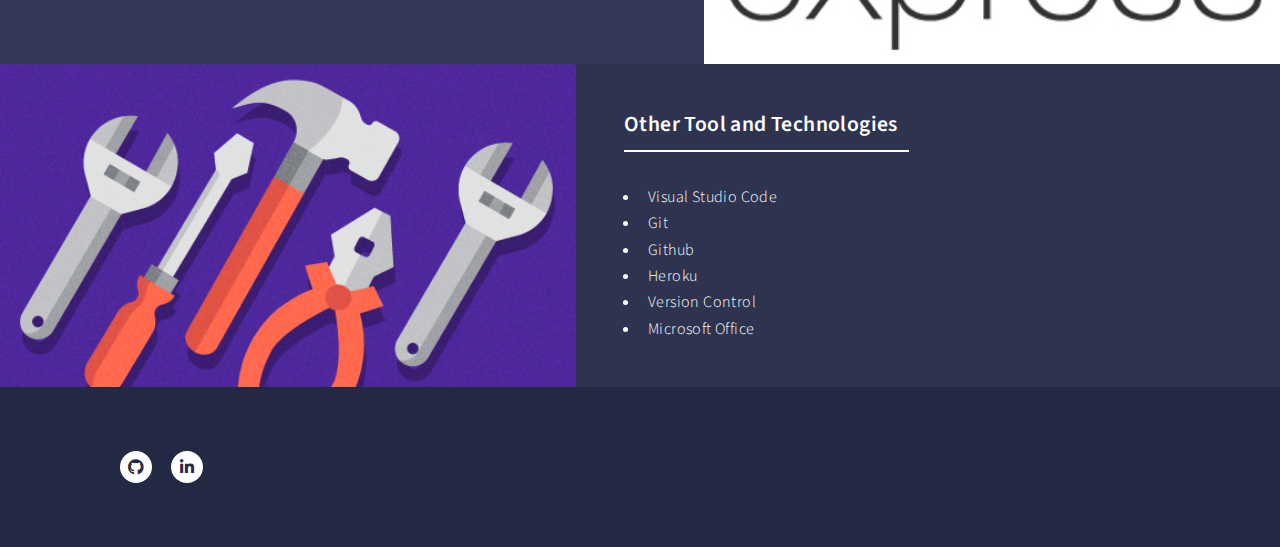
<file: landing.html>
<!DOCTYPE HTML>
<!--
	Forty by HTML5 UP
	html5up.net | @ajlkn
	Free for personal and commercial use under the CCA 3.0 license (html5up.net/license)
-->
<html>
	<head>
		<title>About Me</title>
		<meta charset="utf-8" />
		<meta name="viewport" content="width=device-width, initial-scale=1, user-scalable=no" />
		<link rel="stylesheet" href="assets/css/main.css" />
		<noscript><link rel="stylesheet" href="assets/css/noscript.css" /></noscript>
	</head>
	<body class="is-preload">

		<!-- Wrapper -->
			<div id="wrapper">

				<!-- Header -->
				<!-- Note: The "styleN" class below should match that of the banner element. -->
					<header id="header" class="alt style2">
						<a href="index.html" class="logo"><strong>Home Page</strong></a>
						<!-- <nav>
							<a href="#menu">Menu</a>
						</nav> -->
					</header>

				<!-- Menu
					<nav id="menu">
						<ul class="links">
							<li><a href="index.html">Home</a></li>
							<li><a href="landing.html">Landing</a></li>
							<li><a href="generic.html">Generic</a></li>
							<li><a href="elements.html">Elements</a></li>
						</ul>
						<ul class="actions stacked">
							<li><a href="#" class="button primary fit">Get Started</a></li>
							<li><a href="#" class="button fit">Log In</a></li>
						</ul>
					</nav> -->

				<!-- Banner -->
				<!-- Note: The "styleN" class below should match that of the header element. -->
					<section id="banner" class="style2">
						<div class="inner">
							<span class="image">
								<img src="images/pic07.jpg" alt="" />
							</span>
							<header class="major">
								<h1>Christopher Holmes</h1>
							</header>
							<div class="content">
								<p>"An idea is salvation by imagination." 
									<br/>
									<br/>
									- Frank Lloyd Wright - </p>
							</div>
						</div>
					</section>

				<!-- Main -->
					<div id="main">

						<!-- One -->
							<section id="one">
								<div class="inner">
									<header class="major">
										<h2>About Me</h2>
									</header>
									<p>I am a junior web developer who is passionate about constantly staying up to date with new technologies. I’ve earned a degree in Business from the University of Central Florida, as well as a certificate in Full-Stack Web Development. Throughout my career and education, I’ve mastered a mixture of technical and soft skills that have prepared me to be an asset to any company. My top skills include, front-end development, back-end development, project management, and leadership. My skills have allowed me to excel in my previous professions, as well as develop a diverse and dynamic portfolio in my current profession. My continual execution of teamwork and adaptability throughout my collegiate and professional career have molded me into an ideal colleague when it comes to harmony in the work place. In my future endeavors, I aim to collaboratively build complex projects and applications that propel my organization to the top of the industry.</p>
								</div>
							</section>

						<!-- Two -->
							<section id="two" class="spotlights">
								<section>
									<!-- <a href="generic.html" class="image"> -->
										<img class="resize" src="images/JavaScript-code.jpeg" alt="" data-position="center center" />
									</a>
									<div class="content">
										<div class="inner">
											<header class="major">
												<h3>Front-End Technologies</h3>
											</header>
											<ul>
												<li>Javascript/ES6</li>
												<li>HTML5</li>
												<li>CSS3</li>
												<li>AJAX</li>
												<li>JSON</li>
												<li>jQuery</li>
												<li>React</li>
												<li>APIs</li>
												<li>Bootstrap</li>
												<li>Foundation</li>
												<li>Handlebars</li>
											</ul>
											<!-- <ul class="actions">
												<li><a href="generic.html" class="button">Learn more</a></li>
											</ul> -->
										</div>
									</div>
								</section>
								<section>
									<!-- <a href="generic.html" class="image"> -->
										<img class="resize" src="images/backend_tools.png" alt="" data-position="top center" />
									</a>
									<div class="content">
										<div class="inner">
											<header class="major">
												<h3>Back-End Technologies</h3>
											</header>
											
											<ul>
												<li>Express.js</li>
												<li>MongoDB</li>
												<li>MySQL</li>
												<li>Node.js</li>
												
											</ul>
											
											<!-- <p>Nullam et orci eu lorem consequat tincidunt vivamus et sagittis magna sed nunc rhoncus condimentum sem. In efficitur ligula tate urna. Maecenas massa sed magna lacinia magna pellentesque lorem ipsum dolor. Nullam et orci eu lorem consequat tincidunt. Vivamus et sagittis tempus.</p> -->
											<!-- <ul class="actions">
												<li><a href="generic.html" class="button">Learn more</a></li>
											</ul> -->
										</div>
									</div>
								</section>
								<section>
									<!-- <a href="generic.html" class="image"> -->
										<img class="resize" src="images/tools_hardware_purple.png" alt="" data-position="25% 25%" />
									</a>
									<div class="content">
										<div class="inner">
											<header class="major">
												<h3>Other Tool and Technologies</h3>
											</header>
											<ul>
												<li>Visual Studio Code</li>
												<li>Git</li>
												<li>Github</li>
												<li>Heroku</li>
												<li>Version Control</li>
												<li>Microsoft Office</li>
											</ul>
											<!-- <ul class="actions">
												<li><a href="generic.html" class="button">Learn more</a></li>
											</ul> -->
										</div>
									</div>
								</section>
							</section>

					</div>

				<!-- Contact
					<section id="contact">
						<div class="inner">
							<section>
								<form method="post" action="#">
									<div class="fields">
										<div class="field half">
											<label for="name">Name</label>
											<input type="text" name="name" id="name" />
										</div>
										<div class="field half">
											<label for="email">Email</label>
											<input type="text" name="email" id="email" />
										</div>
										<div class="field">
											<label for="message">Message</label>
											<textarea name="message" id="message" rows="6"></textarea>
										</div>
									</div>
									<ul class="actions">
										<li><input type="submit" value="Send Message" class="primary" /></li>
										<li><input type="reset" value="Clear" /></li>
									</ul>
								</form>
							</section>
							<section class="split">
								<section>
									<div class="contact-method">
										<span class="icon solid alt fa-envelope"></span>
										<h3>Email</h3>
										<a href="#">information@untitled.tld</a>
									</div>
								</section>
								<section>
									<div class="contact-method">
										<span class="icon solid alt fa-phone"></span>
										<h3>Phone</h3>
										<span>(000) 000-0000 x12387</span>
									</div>
								</section>
								<section>
									<div class="contact-method">
										<span class="icon solid alt fa-home"></span>
										<h3>Address</h3>
										<span>1234 Somewhere Road #5432<br />
										Nashville, TN 00000<br />
										United States of America</span>
									</div>
								</section>
							</section>
						</div>
					</section> -->

				<!-- Footer -->
					<footer id="footer">
						<div class="inner">
							<ul class="icons">
								<li><a href="#" class="icon brands alt fa-github"><span class="label">GitHub</span></a></li>
								<li><a href="#" class="icon brands alt fa-linkedin-in"><span class="label">LinkedIn</span></a></li>
							</ul>
						</div>
					</footer>

			</div>

		<!-- Scripts -->
			<script src="assets/js/jquery.min.js"></script>
			<script src="assets/js/jquery.scrolly.min.js"></script>
			<script src="assets/js/jquery.scrollex.min.js"></script>
			<script src="assets/js/browser.min.js"></script>
			<script src="assets/js/breakpoints.min.js"></script>
			<script src="assets/js/util.js"></script>
			<script src="assets/js/main.js"></script>

	</body>
</html>
</file>
<file: assets/css/noscript.css>
/*
	Forty by HTML5 UP
	html5up.net | @ajlkn
	Free for personal and commercial use under the CCA 3.0 license (html5up.net/license)
*/

/* Banner */

	body.is-preload #banner:after {
		opacity: 0.85;
	}

	body.is-preload #banner > .inner {
		-moz-filter: none;
		-webkit-filter: none;
		-ms-filter: none;
		filter: none;
		-moz-transform: none;
		-webkit-transform: none;
		-ms-transform: none;
		transform: none;
		opacity: 1;
	}
</file>
<file: assets/css/main.css>
@import url(fontawesome-all.min.css);
@import url("https://fonts.googleapis.com/css?family=Source+Sans+Pro:300,300italic,600,600italic");

/*
	Forty by HTML5 UP
	html5up.net | @ajlkn
	Free for personal and commercial use under the CCA 3.0 license (html5up.net/license)
*/

html, body, div, span, applet, object,
iframe, h1, h2, h3, h4, h5, h6, p, blockquote,
pre, a, abbr, acronym, address, big, cite,
code, del, dfn, em, img, ins, kbd, q, s, samp,
small, strike, strong, sub, sup, tt, var, b,
u, i, center, dl, dt, dd, ol, ul, li, fieldset,
form, label, legend, table, caption, tbody,
tfoot, thead, tr, th, td, article, aside,
canvas, details, embed, figure, figcaption,
footer, header, hgroup, menu, nav, output, ruby,
section, summary, time, mark, audio, video {
	margin: 0;
	padding: 0;
	border: 0;
	font-size: 100%;
	font: inherit;
	vertical-align: baseline;}

article, aside, details, figcaption, figure,
footer, header, hgroup, menu, nav, section {
	display: block;}

body {
	line-height: 1;
}

ol, ul {
	list-style: none;
}

.resize {
    width: 700px;
    height: auto;
};

blockquote, q {
	quotes: none;
}

	blockquote:before, blockquote:after, q:before, q:after {
		content: '';
		content: none;
	}

table {
	border-collapse: collapse;
	border-spacing: 0;
}

body {
	-webkit-text-size-adjust: none;
}

mark {
	background-color: transparent;
	color: inherit;
}

input::-moz-focus-inner {
	border: 0;
	padding: 0;
}

input, select, textarea {
	-moz-appearance: none;
	-webkit-appearance: none;
	-ms-appearance: none;
	appearance: none;
}

/* Basic */

	@-ms-viewport {
		width: device-width;
	}

	body {
		-ms-overflow-style: scrollbar;
	}

	@media screen and (max-width: 480px) {

		html, body {
			min-width: 320px;
		}

	}

	html {
		box-sizing: border-box;
	}

	*, *:before, *:after {
		box-sizing: inherit;
	}

	body {
		background: #242943;
	}

		body.is-preload *, body.is-preload *:before, body.is-preload *:after {
			-moz-animation: none !important;
			-webkit-animation: none !important;
			-ms-animation: none !important;
			animation: none !important;
			-moz-transition: none !important;
			-webkit-transition: none !important;
			-ms-transition: none !important;
			transition: none !important;
		}

/* Type */

	body, input, select, textarea {
		color: #ffffff;
		font-family: "Source Sans Pro", Helvetica, sans-serif;
		font-size: 17pt;
		font-weight: 300;
		letter-spacing: 0.025em;
		line-height: 1.65;
	}

		@media screen and (max-width: 1680px) {

			body, input, select, textarea {
				font-size: 14pt;
			}

		}

		@media screen and (max-width: 1280px) {

			body, input, select, textarea {
				font-size: 12pt;
			}

		}

		@media screen and (max-width: 360px) {

			body, input, select, textarea {
				font-size: 11pt;
			}

		}

	a {
		-moz-transition: color 0.2s ease-in-out, border-bottom-color 0.2s ease-in-out;
		-webkit-transition: color 0.2s ease-in-out, border-bottom-color 0.2s ease-in-out;
		-ms-transition: color 0.2s ease-in-out, border-bottom-color 0.2s ease-in-out;
		transition: color 0.2s ease-in-out, border-bottom-color 0.2s ease-in-out;
		border-bottom: dotted 1px;
		color: inherit;
		text-decoration: none;
	}

		a:hover {
			border-bottom-color: transparent;
			color: #9bf1ff !important;
		}

		a:active {
			color: #53e3fb !important;
		}

	strong, b {
		color: #ffffff;
		font-weight: 600;
	}

	em, i {
		font-style: italic;
	}

	p {
		margin: 0 0 2em 0;
	}

	h1, h2, h3, h4, h5, h6 {
		color: #ffffff;
		font-weight: 600;
		line-height: 1.65;
		margin: 0 0 1em 0;
	}

		h1 a, h2 a, h3 a, h4 a, h5 a, h6 a {
			color: inherit;
			border-bottom: 0;
		}

	h1 {
		font-size: 2.5em;
	}

	h2 {
		font-size: 1.75em;
	}

	h3 {
		font-size: 1.35em;
	}

	h4 {
		font-size: 1.1em;
	}

	h5 {
		font-size: 0.9em;
	}

	h6 {
		font-size: 0.7em;
	}

	@media screen and (max-width: 736px) {

		h1 {
			font-size: 2em;
		}

		h2 {
			font-size: 1.5em;
		}

		h3 {
			font-size: 1.25em;
		}

	}

	sub {
		font-size: 0.8em;
		position: relative;
		top: 0.5em;
	}

	sup {
		font-size: 0.8em;
		position: relative;
		top: -0.5em;
	}

	blockquote {
		border-left: solid 4px rgba(212, 212, 255, 0.1);
		font-style: italic;
		margin: 0 0 2em 0;
		padding: 0.5em 0 0.5em 2em;
	}

	code {
		background: rgba(212, 212, 255, 0.035);
		font-family: "Courier New", monospace;
		font-size: 0.9em;
		margin: 0 0.25em;
		padding: 0.25em 0.65em;
	}

	pre {
		-webkit-overflow-scrolling: touch;
		font-family: "Courier New", monospace;
		font-size: 0.9em;
		margin: 0 0 2em 0;
	}

		pre code {
			display: block;
			line-height: 1.75;
			padding: 1em 1.5em;
			overflow-x: auto;
		}

	hr {
		border: 0;
		border-bottom: solid 1px rgba(212, 212, 255, 0.1);
		margin: 2em 0;
	}

		hr.major {
			margin: 3em 0;
		}

	.align-left {
		text-align: left;
	}

	.align-center {
		text-align: center;
	}

	.align-right {
		text-align: right;
	}


/* Row */

	.row {
		display: flex;
		flex-wrap: wrap;
		box-sizing: border-box;
		align-items: stretch;
	}

		.row > * {
			box-sizing: border-box;
		}

		.row.gtr-uniform > * > :last-child {
			margin-bottom: 0;
		}

		.row.aln-left {
			justify-content: flex-start;
		}

		.row.aln-center {
			justify-content: center;
		}

		.row.aln-right {
			justify-content: flex-end;
		}

		.row.aln-top {
			align-items: flex-start;
		}

		.row.aln-middle {
			align-items: center;
		}

		.row.aln-bottom {
			align-items: flex-end;
		}

		.row > .imp {
			order: -1;
		}

		.row > .col-1 {
			width: 8.33333%;
		}

		.row > .off-1 {
			margin-left: 8.33333%;
		}

		.row > .col-2 {
			width: 16.66667%;
		}

		.row > .off-2 {
			margin-left: 16.66667%;
		}

		.row > .col-3 {
			width: 25%;
		}

		.row > .off-3 {
			margin-left: 25%;
		}

		.row > .col-4 {
			width: 33.33333%;
		}

		.row > .off-4 {
			margin-left: 33.33333%;
		}

		.row > .col-5 {
			width: 41.66667%;
		}

		.row > .off-5 {
			margin-left: 41.66667%;
		}

		.row > .col-6 {
			width: 50%;
		}

		.row > .off-6 {
			margin-left: 50%;
		}

		.row > .col-7 {
			width: 58.33333%;
		}

		.row > .off-7 {
			margin-left: 58.33333%;
		}

		.row > .col-8 {
			width: 66.66667%;
		}

		.row > .off-8 {
			margin-left: 66.66667%;
		}

		.row > .col-9 {
			width: 75%;
		}

		.row > .off-9 {
			margin-left: 75%;
		}

		.row > .col-10 {
			width: 83.33333%;
		}

		.row > .off-10 {
			margin-left: 83.33333%;
		}

		.row > .col-11 {
			width: 91.66667%;
		}

		.row > .off-11 {
			margin-left: 91.66667%;
		}

		.row > .col-12 {
			width: 100%;
		}

		.row > .off-12 {
			margin-left: 100%;
		}

		.row.gtr-0 {
			margin-top: 0;
			margin-left: 0em;
		}

			.row.gtr-0 > * {
				padding: 0 0 0 0em;
			}

			.row.gtr-0.gtr-uniform {
				margin-top: 0em;
			}

				.row.gtr-0.gtr-uniform > * {
					padding-top: 0em;
				}

		.row.gtr-25 {
			margin-top: 0;
			margin-left: -0.5em;
		}

			.row.gtr-25 > * {
				padding: 0 0 0 0.5em;
			}

			.row.gtr-25.gtr-uniform {
				margin-top: -0.5em;
			}

				.row.gtr-25.gtr-uniform > * {
					padding-top: 0.5em;
				}

		.row.gtr-50 {
			margin-top: 0;
			margin-left: -1em;
		}

			.row.gtr-50 > * {
				padding: 0 0 0 1em;
			}

			.row.gtr-50.gtr-uniform {
				margin-top: -1em;
			}

				.row.gtr-50.gtr-uniform > * {
					padding-top: 1em;
				}

		.row {
			margin-top: 0;
			margin-left: -2em;
		}

			.row > * {
				padding: 0 0 0 2em;
			}

			.row.gtr-uniform {
				margin-top: -2em;
			}

				.row.gtr-uniform > * {
					padding-top: 2em;
				}

		.row.gtr-150 {
			margin-top: 0;
			margin-left: -3em;
		}

			.row.gtr-150 > * {
				padding: 0 0 0 3em;
			}

			.row.gtr-150.gtr-uniform {
				margin-top: -3em;
			}

				.row.gtr-150.gtr-uniform > * {
					padding-top: 3em;
				}

		.row.gtr-200 {
			margin-top: 0;
			margin-left: -4em;
		}

			.row.gtr-200 > * {
				padding: 0 0 0 4em;
			}

			.row.gtr-200.gtr-uniform {
				margin-top: -4em;
			}

				.row.gtr-200.gtr-uniform > * {
					padding-top: 4em;
				}

		@media screen and (max-width: 1680px) {

			.row {
				display: flex;
				flex-wrap: wrap;
				box-sizing: border-box;
				align-items: stretch;
			}

				.row > * {
					box-sizing: border-box;
				}

				.row.gtr-uniform > * > :last-child {
					margin-bottom: 0;
				}

				.row.aln-left {
					justify-content: flex-start;
				}

				.row.aln-center {
					justify-content: center;
				}

				.row.aln-right {
					justify-content: flex-end;
				}

				.row.aln-top {
					align-items: flex-start;
				}

				.row.aln-middle {
					align-items: center;
				}

				.row.aln-bottom {
					align-items: flex-end;
				}

				.row > .imp-xlarge {
					order: -1;
				}

				.row > .col-1-xlarge {
					width: 8.33333%;
				}

				.row > .off-1-xlarge {
					margin-left: 8.33333%;
				}

				.row > .col-2-xlarge {
					width: 16.66667%;
				}

				.row > .off-2-xlarge {
					margin-left: 16.66667%;
				}

				.row > .col-3-xlarge {
					width: 25%;
				}

				.row > .off-3-xlarge {
					margin-left: 25%;
				}

				.row > .col-4-xlarge {
					width: 33.33333%;
				}

				.row > .off-4-xlarge {
					margin-left: 33.33333%;
				}

				.row > .col-5-xlarge {
					width: 41.66667%;
				}

				.row > .off-5-xlarge {
					margin-left: 41.66667%;
				}

				.row > .col-6-xlarge {
					width: 50%;
				}

				.row > .off-6-xlarge {
					margin-left: 50%;
				}

				.row > .col-7-xlarge {
					width: 58.33333%;
				}

				.row > .off-7-xlarge {
					margin-left: 58.33333%;
				}

				.row > .col-8-xlarge {
					width: 66.66667%;
				}

				.row > .off-8-xlarge {
					margin-left: 66.66667%;
				}

				.row > .col-9-xlarge {
					width: 75%;
				}

				.row > .off-9-xlarge {
					margin-left: 75%;
				}

				.row > .col-10-xlarge {
					width: 83.33333%;
				}

				.row > .off-10-xlarge {
					margin-left: 83.33333%;
				}

				.row > .col-11-xlarge {
					width: 91.66667%;
				}

				.row > .off-11-xlarge {
					margin-left: 91.66667%;
				}

				.row > .col-12-xlarge {
					width: 100%;
				}

				.row > .off-12-xlarge {
					margin-left: 100%;
				}

				.row.gtr-0 {
					margin-top: 0;
					margin-left: 0em;
				}

					.row.gtr-0 > * {
						padding: 0 0 0 0em;
					}

					.row.gtr-0.gtr-uniform {
						margin-top: 0em;
					}

						.row.gtr-0.gtr-uniform > * {
							padding-top: 0em;
						}

				.row.gtr-25 {
					margin-top: 0;
					margin-left: -0.5em;
				}

					.row.gtr-25 > * {
						padding: 0 0 0 0.5em;
					}

					.row.gtr-25.gtr-uniform {
						margin-top: -0.5em;
					}

						.row.gtr-25.gtr-uniform > * {
							padding-top: 0.5em;
						}

				.row.gtr-50 {
					margin-top: 0;
					margin-left: -1em;
				}

					.row.gtr-50 > * {
						padding: 0 0 0 1em;
					}

					.row.gtr-50.gtr-uniform {
						margin-top: -1em;
					}

						.row.gtr-50.gtr-uniform > * {
							padding-top: 1em;
						}

				.row {
					margin-top: 0;
					margin-left: -2em;
				}

					.row > * {
						padding: 0 0 0 2em;
					}

					.row.gtr-uniform {
						margin-top: -2em;
					}

						.row.gtr-uniform > * {
							padding-top: 2em;
						}

				.row.gtr-150 {
					margin-top: 0;
					margin-left: -3em;
				}

					.row.gtr-150 > * {
						padding: 0 0 0 3em;
					}

					.row.gtr-150.gtr-uniform {
						margin-top: -3em;
					}

						.row.gtr-150.gtr-uniform > * {
							padding-top: 3em;
						}

				.row.gtr-200 {
					margin-top: 0;
					margin-left: -4em;
				}

					.row.gtr-200 > * {
						padding: 0 0 0 4em;
					}

					.row.gtr-200.gtr-uniform {
						margin-top: -4em;
					}

						.row.gtr-200.gtr-uniform > * {
							padding-top: 4em;
						}

		}

		@media screen and (max-width: 1280px) {

			.row {
				display: flex;
				flex-wrap: wrap;
				box-sizing: border-box;
				align-items: stretch;
			}

				.row > * {
					box-sizing: border-box;
				}

				.row.gtr-uniform > * > :last-child {
					margin-bottom: 0;
				}

				.row.aln-left {
					justify-content: flex-start;
				}

				.row.aln-center {
					justify-content: center;
				}

				.row.aln-right {
					justify-content: flex-end;
				}

				.row.aln-top {
					align-items: flex-start;
				}

				.row.aln-middle {
					align-items: center;
				}

				.row.aln-bottom {
					align-items: flex-end;
				}

				.row > .imp-large {
					order: -1;
				}

				.row > .col-1-large {
					width: 8.33333%;
				}

				.row > .off-1-large {
					margin-left: 8.33333%;
				}

				.row > .col-2-large {
					width: 16.66667%;
				}

				.row > .off-2-large {
					margin-left: 16.66667%;
				}

				.row > .col-3-large {
					width: 25%;
				}

				.row > .off-3-large {
					margin-left: 25%;
				}

				.row > .col-4-large {
					width: 33.33333%;
				}

				.row > .off-4-large {
					margin-left: 33.33333%;
				}

				.row > .col-5-large {
					width: 41.66667%;
				}

				.row > .off-5-large {
					margin-left: 41.66667%;
				}

				.row > .col-6-large {
					width: 50%;
				}

				.row > .off-6-large {
					margin-left: 50%;
				}

				.row > .col-7-large {
					width: 58.33333%;
				}

				.row > .off-7-large {
					margin-left: 58.33333%;
				}

				.row > .col-8-large {
					width: 66.66667%;
				}

				.row > .off-8-large {
					margin-left: 66.66667%;
				}

				.row > .col-9-large {
					width: 75%;
				}

				.row > .off-9-large {
					margin-left: 75%;
				}

				.row > .col-10-large {
					width: 83.33333%;
				}

				.row > .off-10-large {
					margin-left: 83.33333%;
				}

				.row > .col-11-large {
					width: 91.66667%;
				}

				.row > .off-11-large {
					margin-left: 91.66667%;
				}

				.row > .col-12-large {
					width: 100%;
				}

				.row > .off-12-large {
					margin-left: 100%;
				}

				.row.gtr-0 {
					margin-top: 0;
					margin-left: 0em;
				}

					.row.gtr-0 > * {
						padding: 0 0 0 0em;
					}

					.row.gtr-0.gtr-uniform {
						margin-top: 0em;
					}

						.row.gtr-0.gtr-uniform > * {
							padding-top: 0em;
						}

				.row.gtr-25 {
					margin-top: 0;
					margin-left: -0.375em;
				}

					.row.gtr-25 > * {
						padding: 0 0 0 0.375em;
					}

					.row.gtr-25.gtr-uniform {
						margin-top: -0.375em;
					}

						.row.gtr-25.gtr-uniform > * {
							padding-top: 0.375em;
						}

				.row.gtr-50 {
					margin-top: 0;
					margin-left: -0.75em;
				}

					.row.gtr-50 > * {
						padding: 0 0 0 0.75em;
					}

					.row.gtr-50.gtr-uniform {
						margin-top: -0.75em;
					}

						.row.gtr-50.gtr-uniform > * {
							padding-top: 0.75em;
						}

				.row {
					margin-top: 0;
					margin-left: -1.5em;
				}

					.row > * {
						padding: 0 0 0 1.5em;
					}

					.row.gtr-uniform {
						margin-top: -1.5em;
					}

						.row.gtr-uniform > * {
							padding-top: 1.5em;
						}

				.row.gtr-150 {
					margin-top: 0;
					margin-left: -2.25em;
				}

					.row.gtr-150 > * {
						padding: 0 0 0 2.25em;
					}

					.row.gtr-150.gtr-uniform {
						margin-top: -2.25em;
					}

						.row.gtr-150.gtr-uniform > * {
							padding-top: 2.25em;
						}

				.row.gtr-200 {
					margin-top: 0;
					margin-left: -3em;
				}

					.row.gtr-200 > * {
						padding: 0 0 0 3em;
					}

					.row.gtr-200.gtr-uniform {
						margin-top: -3em;
					}

						.row.gtr-200.gtr-uniform > * {
							padding-top: 3em;
						}

		}

		@media screen and (max-width: 980px) {

			.row {
				display: flex;
				flex-wrap: wrap;
				box-sizing: border-box;
				align-items: stretch;
			}

				.row > * {
					box-sizing: border-box;
				}

				.row.gtr-uniform > * > :last-child {
					margin-bottom: 0;
				}

				.row.aln-left {
					justify-content: flex-start;
				}

				.row.aln-center {
					justify-content: center;
				}

				.row.aln-right {
					justify-content: flex-end;
				}

				.row.aln-top {
					align-items: flex-start;
				}

				.row.aln-middle {
					align-items: center;
				}

				.row.aln-bottom {
					align-items: flex-end;
				}

				.row > .imp-medium {
					order: -1;
				}

				.row > .col-1-medium {
					width: 8.33333%;
				}

				.row > .off-1-medium {
					margin-left: 8.33333%;
				}

				.row > .col-2-medium {
					width: 16.66667%;
				}

				.row > .off-2-medium {
					margin-left: 16.66667%;
				}

				.row > .col-3-medium {
					width: 25%;
				}

				.row > .off-3-medium {
					margin-left: 25%;
				}

				.row > .col-4-medium {
					width: 33.33333%;
				}

				.row > .off-4-medium {
					margin-left: 33.33333%;
				}

				.row > .col-5-medium {
					width: 41.66667%;
				}

				.row > .off-5-medium {
					margin-left: 41.66667%;
				}

				.row > .col-6-medium {
					width: 50%;
				}

				.row > .off-6-medium {
					margin-left: 50%;
				}

				.row > .col-7-medium {
					width: 58.33333%;
				}

				.row > .off-7-medium {
					margin-left: 58.33333%;
				}

				.row > .col-8-medium {
					width: 66.66667%;
				}

				.row > .off-8-medium {
					margin-left: 66.66667%;
				}

				.row > .col-9-medium {
					width: 75%;
				}

				.row > .off-9-medium {
					margin-left: 75%;
				}

				.row > .col-10-medium {
					width: 83.33333%;
				}

				.row > .off-10-medium {
					margin-left: 83.33333%;
				}

				.row > .col-11-medium {
					width: 91.66667%;
				}

				.row > .off-11-medium {
					margin-left: 91.66667%;
				}

				.row > .col-12-medium {
					width: 100%;
				}

				.row > .off-12-medium {
					margin-left: 100%;
				}

				.row.gtr-0 {
					margin-top: 0;
					margin-left: 0em;
				}

					.row.gtr-0 > * {
						padding: 0 0 0 0em;
					}

					.row.gtr-0.gtr-uniform {
						margin-top: 0em;
					}

						.row.gtr-0.gtr-uniform > * {
							padding-top: 0em;
						}

				.row.gtr-25 {
					margin-top: 0;
					margin-left: -0.375em;
				}

					.row.gtr-25 > * {
						padding: 0 0 0 0.375em;
					}

					.row.gtr-25.gtr-uniform {
						margin-top: -0.375em;
					}

						.row.gtr-25.gtr-uniform > * {
							padding-top: 0.375em;
						}

				.row.gtr-50 {
					margin-top: 0;
					margin-left: -0.75em;
				}

					.row.gtr-50 > * {
						padding: 0 0 0 0.75em;
					}

					.row.gtr-50.gtr-uniform {
						margin-top: -0.75em;
					}

						.row.gtr-50.gtr-uniform > * {
							padding-top: 0.75em;
						}

				.row {
					margin-top: 0;
					margin-left: -1.5em;
				}

					.row > * {
						padding: 0 0 0 1.5em;
					}

					.row.gtr-uniform {
						margin-top: -1.5em;
					}

						.row.gtr-uniform > * {
							padding-top: 1.5em;
						}

				.row.gtr-150 {
					margin-top: 0;
					margin-left: -2.25em;
				}

					.row.gtr-150 > * {
						padding: 0 0 0 2.25em;
					}

					.row.gtr-150.gtr-uniform {
						margin-top: -2.25em;
					}

						.row.gtr-150.gtr-uniform > * {
							padding-top: 2.25em;
						}

				.row.gtr-200 {
					margin-top: 0;
					margin-left: -3em;
				}

					.row.gtr-200 > * {
						padding: 0 0 0 3em;
					}

					.row.gtr-200.gtr-uniform {
						margin-top: -3em;
					}

						.row.gtr-200.gtr-uniform > * {
							padding-top: 3em;
						}

		}

		@media screen and (max-width: 736px) {

			.row {
				display: flex;
				flex-wrap: wrap;
				box-sizing: border-box;
				align-items: stretch;
			}

				.row > * {
					box-sizing: border-box;
				}

				.row.gtr-uniform > * > :last-child {
					margin-bottom: 0;
				}

				.row.aln-left {
					justify-content: flex-start;
				}

				.row.aln-center {
					justify-content: center;
				}

				.row.aln-right {
					justify-content: flex-end;
				}

				.row.aln-top {
					align-items: flex-start;
				}

				.row.aln-middle {
					align-items: center;
				}

				.row.aln-bottom {
					align-items: flex-end;
				}

				.row > .imp-small {
					order: -1;
				}

				.row > .col-1-small {
					width: 8.33333%;
				}

				.row > .off-1-small {
					margin-left: 8.33333%;
				}

				.row > .col-2-small {
					width: 16.66667%;
				}

				.row > .off-2-small {
					margin-left: 16.66667%;
				}

				.row > .col-3-small {
					width: 25%;
				}

				.row > .off-3-small {
					margin-left: 25%;
				}

				.row > .col-4-small {
					width: 33.33333%;
				}

				.row > .off-4-small {
					margin-left: 33.33333%;
				}

				.row > .col-5-small {
					width: 41.66667%;
				}

				.row > .off-5-small {
					margin-left: 41.66667%;
				}

				.row > .col-6-small {
					width: 50%;
				}

				.row > .off-6-small {
					margin-left: 50%;
				}

				.row > .col-7-small {
					width: 58.33333%;
				}

				.row > .off-7-small {
					margin-left: 58.33333%;
				}

				.row > .col-8-small {
					width: 66.66667%;
				}

				.row > .off-8-small {
					margin-left: 66.66667%;
				}

				.row > .col-9-small {
					width: 75%;
				}

				.row > .off-9-small {
					margin-left: 75%;
				}

				.row > .col-10-small {
					width: 83.33333%;
				}

				.row > .off-10-small {
					margin-left: 83.33333%;
				}

				.row > .col-11-small {
					width: 91.66667%;
				}

				.row > .off-11-small {
					margin-left: 91.66667%;
				}

				.row > .col-12-small {
					width: 100%;
				}

				.row > .off-12-small {
					margin-left: 100%;
				}

				.row.gtr-0 {
					margin-top: 0;
					margin-left: 0em;
				}

					.row.gtr-0 > * {
						padding: 0 0 0 0em;
					}

					.row.gtr-0.gtr-uniform {
						margin-top: 0em;
					}

						.row.gtr-0.gtr-uniform > * {
							padding-top: 0em;
						}

				.row.gtr-25 {
					margin-top: 0;
					margin-left: -0.3125em;
				}

					.row.gtr-25 > * {
						padding: 0 0 0 0.3125em;
					}

					.row.gtr-25.gtr-uniform {
						margin-top: -0.3125em;
					}

						.row.gtr-25.gtr-uniform > * {
							padding-top: 0.3125em;
						}

				.row.gtr-50 {
					margin-top: 0;
					margin-left: -0.625em;
				}

					.row.gtr-50 > * {
						padding: 0 0 0 0.625em;
					}

					.row.gtr-50.gtr-uniform {
						margin-top: -0.625em;
					}

						.row.gtr-50.gtr-uniform > * {
							padding-top: 0.625em;
						}

				.row {
					margin-top: 0;
					margin-left: -1.25em;
				}

					.row > * {
						padding: 0 0 0 1.25em;
					}

					.row.gtr-uniform {
						margin-top: -1.25em;
					}

						.row.gtr-uniform > * {
							padding-top: 1.25em;
						}

				.row.gtr-150 {
					margin-top: 0;
					margin-left: -1.875em;
				}

					.row.gtr-150 > * {
						padding: 0 0 0 1.875em;
					}

					.row.gtr-150.gtr-uniform {
						margin-top: -1.875em;
					}

						.row.gtr-150.gtr-uniform > * {
							padding-top: 1.875em;
						}

				.row.gtr-200 {
					margin-top: 0;
					margin-left: -2.5em;
				}

					.row.gtr-200 > * {
						padding: 0 0 0 2.5em;
					}

					.row.gtr-200.gtr-uniform {
						margin-top: -2.5em;
					}

						.row.gtr-200.gtr-uniform > * {
							padding-top: 2.5em;
						}

		}

		@media screen and (max-width: 480px) {

			.row {
				display: flex;
				flex-wrap: wrap;
				box-sizing: border-box;
				align-items: stretch;
			}

				.row > * {
					box-sizing: border-box;
				}

				.row.gtr-uniform > * > :last-child {
					margin-bottom: 0;
				}

				.row.aln-left {
					justify-content: flex-start;
				}

				.row.aln-center {
					justify-content: center;
				}

				.row.aln-right {
					justify-content: flex-end;
				}

				.row.aln-top {
					align-items: flex-start;
				}

				.row.aln-middle {
					align-items: center;
				}

				.row.aln-bottom {
					align-items: flex-end;
				}

				.row > .imp-xsmall {
					order: -1;
				}

				.row > .col-1-xsmall {
					width: 8.33333%;
				}

				.row > .off-1-xsmall {
					margin-left: 8.33333%;
				}

				.row > .col-2-xsmall {
					width: 16.66667%;
				}

				.row > .off-2-xsmall {
					margin-left: 16.66667%;
				}

				.row > .col-3-xsmall {
					width: 25%;
				}

				.row > .off-3-xsmall {
					margin-left: 25%;
				}

				.row > .col-4-xsmall {
					width: 33.33333%;
				}

				.row > .off-4-xsmall {
					margin-left: 33.33333%;
				}

				.row > .col-5-xsmall {
					width: 41.66667%;
				}

				.row > .off-5-xsmall {
					margin-left: 41.66667%;
				}

				.row > .col-6-xsmall {
					width: 50%;
				}

				.row > .off-6-xsmall {
					margin-left: 50%;
				}

				.row > .col-7-xsmall {
					width: 58.33333%;
				}

				.row > .off-7-xsmall {
					margin-left: 58.33333%;
				}

				.row > .col-8-xsmall {
					width: 66.66667%;
				}

				.row > .off-8-xsmall {
					margin-left: 66.66667%;
				}

				.row > .col-9-xsmall {
					width: 75%;
				}

				.row > .off-9-xsmall {
					margin-left: 75%;
				}

				.row > .col-10-xsmall {
					width: 83.33333%;
				}

				.row > .off-10-xsmall {
					margin-left: 83.33333%;
				}

				.row > .col-11-xsmall {
					width: 91.66667%;
				}

				.row > .off-11-xsmall {
					margin-left: 91.66667%;
				}

				.row > .col-12-xsmall {
					width: 100%;
				}

				.row > .off-12-xsmall {
					margin-left: 100%;
				}

				.row.gtr-0 {
					margin-top: 0;
					margin-left: 0em;
				}

					.row.gtr-0 > * {
						padding: 0 0 0 0em;
					}

					.row.gtr-0.gtr-uniform {
						margin-top: 0em;
					}

						.row.gtr-0.gtr-uniform > * {
							padding-top: 0em;
						}

				.row.gtr-25 {
					margin-top: 0;
					margin-left: -0.3125em;
				}

					.row.gtr-25 > * {
						padding: 0 0 0 0.3125em;
					}

					.row.gtr-25.gtr-uniform {
						margin-top: -0.3125em;
					}

						.row.gtr-25.gtr-uniform > * {
							padding-top: 0.3125em;
						}

				.row.gtr-50 {
					margin-top: 0;
					margin-left: -0.625em;
				}

					.row.gtr-50 > * {
						padding: 0 0 0 0.625em;
					}

					.row.gtr-50.gtr-uniform {
						margin-top: -0.625em;
					}

						.row.gtr-50.gtr-uniform > * {
							padding-top: 0.625em;
						}

				.row {
					margin-top: 0;
					margin-left: -1.25em;
				}

					.row > * {
						padding: 0 0 0 1.25em;
					}

					.row.gtr-uniform {
						margin-top: -1.25em;
					}

						.row.gtr-uniform > * {
							padding-top: 1.25em;
						}

				.row.gtr-150 {
					margin-top: 0;
					margin-left: -1.875em;
				}

					.row.gtr-150 > * {
						padding: 0 0 0 1.875em;
					}

					.row.gtr-150.gtr-uniform {
						margin-top: -1.875em;
					}

						.row.gtr-150.gtr-uniform > * {
							padding-top: 1.875em;
						}

				.row.gtr-200 {
					margin-top: 0;
					margin-left: -2.5em;
				}

					.row.gtr-200 > * {
						padding: 0 0 0 2.5em;
					}

					.row.gtr-200.gtr-uniform {
						margin-top: -2.5em;
					}

						.row.gtr-200.gtr-uniform > * {
							padding-top: 2.5em;
						}

		}

/* Section/Article */

	section.special, article.special {
		text-align: center;
	}

	header.major {
		width: -moz-max-content;
		width: -webkit-max-content;
		width: -ms-max-content;
		width: max-content;
		margin-bottom: 2em;
	}

		header.major > :first-child {
			margin-bottom: 0;
			width: calc(100% + 0.5em);
		}

			header.major > :first-child:after {
				content: '';
				background-color: #ffffff;
				display: block;
				height: 2px;
				margin: 0.325em 0 0.5em 0;
				width: 100%;
			}

		header.major > p {
			font-size: 0.7em;
			font-weight: 600;
			letter-spacing: 0.25em;
			margin-bottom: 0;
			text-transform: uppercase;
		}

		body.is-ie header.major > :first-child:after {
			max-width: 9em;
		}

		body.is-ie header.major > h1:after {
			max-width: 100% !important;
		}

	@media screen and (max-width: 736px) {

		header.major > p br {
			display: none;
		}

	}

/* Form */

	form {
		margin: 0 0 2em 0;
	}

		form > :last-child {
			margin-bottom: 0;
		}

		form > .fields {
			display: -moz-flex;
			display: -webkit-flex;
			display: -ms-flex;
			display: flex;
			-moz-flex-wrap: wrap;
			-webkit-flex-wrap: wrap;
			-ms-flex-wrap: wrap;
			flex-wrap: wrap;
			width: calc(100% + 3em);
			margin: -1.5em 0 2em -1.5em;
		}

			form > .fields > .field {
				-moz-flex-grow: 0;
				-webkit-flex-grow: 0;
				-ms-flex-grow: 0;
				flex-grow: 0;
				-moz-flex-shrink: 0;
				-webkit-flex-shrink: 0;
				-ms-flex-shrink: 0;
				flex-shrink: 0;
				padding: 1.5em 0 0 1.5em;
				width: calc(100% - 1.5em);
			}

				form > .fields > .field.half {
					width: calc(50% - 0.75em);
				}

				form > .fields > .field.third {
					width: calc(100%/3 - 0.5em);
				}

				form > .fields > .field.quarter {
					width: calc(25% - 0.375em);
				}

		@media screen and (max-width: 480px) {

			form > .fields {
				width: calc(100% + 3em);
				margin: -1.5em 0 2em -1.5em;
			}

				form > .fields > .field {
					padding: 1.5em 0 0 1.5em;
					width: calc(100% - 1.5em);
				}

					form > .fields > .field.half {
						width: calc(100% - 1.5em);
					}

					form > .fields > .field.third {
						width: calc(100% - 1.5em);
					}

					form > .fields > .field.quarter {
						width: calc(100% - 1.5em);
					}

		}

	label {
		color: #ffffff;
		display: block;
		font-size: 0.8em;
		font-weight: 600;
		letter-spacing: 0.25em;
		margin: 0 0 1em 0;
		text-transform: uppercase;
	}

	input[type="text"],
	input[type="password"],
	input[type="email"],
	input[type="tel"],
	input[type="search"],
	input[type="url"],
	select,
	textarea {
		-moz-appearance: none;
		-webkit-appearance: none;
		-ms-appearance: none;
		appearance: none;
		background: rgba(212, 212, 255, 0.035);
		border: none;
		border-radius: 0;
		color: inherit;
		display: block;
		outline: 0;
		padding: 0 1em;
		text-decoration: none;
		width: 100%;
	}

		input[type="text"]:invalid,
		input[type="password"]:invalid,
		input[type="email"]:invalid,
		input[type="tel"]:invalid,
		input[type="search"]:invalid,
		input[type="url"]:invalid,
		select:invalid,
		textarea:invalid {
			box-shadow: none;
		}

		input[type="text"]:focus,
		input[type="password"]:focus,
		input[type="email"]:focus,
		input[type="tel"]:focus,
		input[type="search"]:focus,
		input[type="url"]:focus,
		select:focus,
		textarea:focus {
			border-color: #9bf1ff;
			box-shadow: 0 0 0 2px #9bf1ff;
		}

	select {
		background-image: url("data:image/svg+xml;charset=utf8,%3Csvg xmlns='http://www.w3.org/2000/svg' width='40' height='40' preserveAspectRatio='none' viewBox='0 0 40 40'%3E%3Cpath d='M9.4,12.3l10.4,10.4l10.4-10.4c0.2-0.2,0.5-0.4,0.9-0.4c0.3,0,0.6,0.1,0.9,0.4l3.3,3.3c0.2,0.2,0.4,0.5,0.4,0.9 c0,0.4-0.1,0.6-0.4,0.9L20.7,31.9c-0.2,0.2-0.5,0.4-0.9,0.4c-0.3,0-0.6-0.1-0.9-0.4L4.3,17.3c-0.2-0.2-0.4-0.5-0.4-0.9 c0-0.4,0.1-0.6,0.4-0.9l3.3-3.3c0.2-0.2,0.5-0.4,0.9-0.4S9.1,12.1,9.4,12.3z' fill='rgba(212, 212, 255, 0.1)' /%3E%3C/svg%3E");
		background-size: 1.25rem;
		background-repeat: no-repeat;
		background-position: calc(100% - 1rem) center;
		height: 2.75em;
		padding-right: 2.75em;
		text-overflow: ellipsis;
	}

		select option {
			color: #ffffff;
			background: #242943;
		}

		select:focus::-ms-value {
			background-color: transparent;
		}

		select::-ms-expand {
			display: none;
		}

	input[type="text"],
	input[type="password"],
	input[type="email"],
	input[type="tel"],
	input[type="search"],
	input[type="url"],
	select {
		height: 2.75em;
	}

	textarea {
		padding: 0.75em 1em;
	}

	input[type="checkbox"],
	input[type="radio"] {
		-moz-appearance: none;
		-webkit-appearance: none;
		-ms-appearance: none;
		appearance: none;
		display: block;
		float: left;
		margin-right: -2em;
		opacity: 0;
		width: 1em;
		z-index: -1;
	}

		input[type="checkbox"] + label,
		input[type="radio"] + label {
			text-decoration: none;
			color: #ffffff;
			cursor: pointer;
			display: inline-block;
			font-weight: 300;
			padding-left: 2.65em;
			padding-right: 0.75em;
			position: relative;
		}

			input[type="checkbox"] + label:before,
			input[type="radio"] + label:before {
				-moz-osx-font-smoothing: grayscale;
				-webkit-font-smoothing: antialiased;
				display: inline-block;
				font-style: normal;
				font-variant: normal;
				text-rendering: auto;
				line-height: 1;
				text-transform: none !important;
				font-family: 'Font Awesome 5 Free';
				font-weight: 900;
			}

			input[type="checkbox"] + label:before,
			input[type="radio"] + label:before {
				background: rgba(212, 212, 255, 0.035);
				content: '';
				display: inline-block;
				font-size: 0.8em;
				height: 2.0625em;
				left: 0;
				letter-spacing: 0;
				line-height: 2.0625em;
				position: absolute;
				text-align: center;
				top: 0;
				width: 2.0625em;
			}

		input[type="checkbox"]:checked + label:before,
		input[type="radio"]:checked + label:before {
			background: #ffffff;
			border-color: #9bf1ff;
			content: '\f00c';
			color: #242943;
		}

		input[type="checkbox"]:focus + label:before,
		input[type="radio"]:focus + label:before {
			box-shadow: 0 0 0 2px #9bf1ff;
		}

	input[type="radio"] + label:before {
		border-radius: 100%;
	}

	::-webkit-input-placeholder {
		color: rgba(244, 244, 255, 0.2) !important;
		opacity: 1.0;
	}

	:-moz-placeholder {
		color: rgba(244, 244, 255, 0.2) !important;
		opacity: 1.0;
	}

	::-moz-placeholder {
		color: rgba(244, 244, 255, 0.2) !important;
		opacity: 1.0;
	}

	:-ms-input-placeholder {
		color: rgba(244, 244, 255, 0.2) !important;
		opacity: 1.0;
	}

/* Box */

	.box {
		border: solid 1px rgba(212, 212, 255, 0.1);
		margin-bottom: 2em;
		padding: 1.5em;
	}

		.box > :last-child,
		.box > :last-child > :last-child,
		.box > :last-child > :last-child > :last-child {
			margin-bottom: 0;
		}

		.box.alt {
			border: 0;
			border-radius: 0;
			padding: 0;
		}

/* Icon */

	.icon {
		text-decoration: none;
		border-bottom: none;
		position: relative;
	}

		.icon:before {
			-moz-osx-font-smoothing: grayscale;
			-webkit-font-smoothing: antialiased;
			display: inline-block;
			font-style: normal;
			font-variant: normal;
			text-rendering: auto;
			line-height: 1;
			text-transform: none !important;
			font-family: 'Font Awesome 5 Free';
			font-weight: 400;
		}

		.icon > .label {
			display: none;
		}

		.icon:before {
			line-height: inherit;
		}

		.icon.solid:before {
			font-weight: 900;
		}

		.icon.brands:before {
			font-family: 'Font Awesome 5 Brands';
		}

		.icon.alt:before {
			background-color: #ffffff;
			border-radius: 100%;
			color: #242943;
			display: inline-block;
			height: 2em;
			line-height: 2em;
			text-align: center;
			width: 2em;
		}

	a.icon.alt:before {
		-moz-transition: background-color 0.2s ease-in-out;
		-webkit-transition: background-color 0.2s ease-in-out;
		-ms-transition: background-color 0.2s ease-in-out;
		transition: background-color 0.2s ease-in-out;
	}

	a.icon.alt:hover:before {
		background-color: #6fc3df;
	}

	a.icon.alt:active:before {
		background-color: #37a6cb;
	}

/* Image */

	.image {
		border: 0;
		display: inline-block;
		position: relative;
	}

		.image img {
			display: block;
		}

		.image.left, .image.right {
			max-width: 30%;
		}

			.image.left img, .image.right img {
				width: 100%;
			}

		.image.left {
			float: left;
			margin: 0 1.5em 1.25em 0;
			top: 0.25em;
		}

		.image.right {
			float: right;
			margin: 0 0 1.25em 1.5em;
			top: 0.25em;
		}

		.image.fit {
			display: block;
			margin: 0 0 2em 0;
			width: 100%;
		}

			.image.fit img {
				width: 100%;
			}

		.image.main {
			display: block;
			margin: 2.5em 0;
			width: 100%;
		}

			.image.main img {
				width: 100%;
			}

			@media screen and (max-width: 736px) {

				.image.main {
					margin: 1.5em 0;
				}

			}

/* List */

	ol {
		list-style: decimal;
		margin: 0 0 2em 0;
		padding-left: 1.25em;
	}

		ol li {
			padding-left: 0.25em;
		}

	ul {
		list-style: disc;
		margin: 0 0 2em 0;
		padding-left: 1em;
	}

		ul li {
			padding-left: 0.5em;
		}

		ul.alt {
			list-style: none;
			padding-left: 0;
		}

			ul.alt li {
				border-top: solid 1px rgba(212, 212, 255, 0.1);
				padding: 0.5em 0;
			}

				ul.alt li:first-child {
					border-top: 0;
					padding-top: 0;
				}

	dl {
		margin: 0 0 2em 0;
	}

		dl dt {
			display: block;
			font-weight: 600;
			margin: 0 0 1em 0;
		}

		dl dd {
			margin-left: 2em;
		}

/* Actions */

	ul.actions {
		display: -moz-flex;
		display: -webkit-flex;
		display: -ms-flex;
		display: flex;
		cursor: default;
		list-style: none;
		margin-left: -1em;
		padding-left: 0;
	}

		ul.actions li {
			padding: 0 0 0 1em;
			vertical-align: middle;
		}

		ul.actions.special {
			-moz-justify-content: center;
			-webkit-justify-content: center;
			-ms-justify-content: center;
			justify-content: center;
			width: 100%;
			margin-left: 0;
		}

			ul.actions.special li:first-child {
				padding-left: 0;
			}

		ul.actions.stacked {
			-moz-flex-direction: column;
			-webkit-flex-direction: column;
			-ms-flex-direction: column;
			flex-direction: column;
			margin-left: 0;
		}

			ul.actions.stacked li {
				padding: 1.3em 0 0 0;
			}

				ul.actions.stacked li:first-child {
					padding-top: 0;
				}

		ul.actions.fit {
			width: calc(100% + 1em);
		}

			ul.actions.fit li {
				-moz-flex-grow: 1;
				-webkit-flex-grow: 1;
				-ms-flex-grow: 1;
				flex-grow: 1;
				-moz-flex-shrink: 1;
				-webkit-flex-shrink: 1;
				-ms-flex-shrink: 1;
				flex-shrink: 1;
				width: 100%;
			}

				ul.actions.fit li > * {
					width: 100%;
				}

			ul.actions.fit.stacked {
				width: 100%;
			}

/* Icons */

	ul.icons {
		cursor: default;
		list-style: none;
		padding-left: 0;
	}

		ul.icons li {
			display: inline-block;
			padding: 0 1em 0 0;
		}

			ul.icons li:last-child {
				padding-right: 0;
			}

		@media screen and (max-width: 736px) {

			ul.icons li {
				padding: 0 0.75em 0 0;
			}

		}

/* Pagination */

	ul.pagination {
		cursor: default;
		list-style: none;
		padding-left: 0;
	}

		ul.pagination li {
			display: inline-block;
			padding-left: 0;
			vertical-align: middle;
		}

			ul.pagination li > .page {
				-moz-transition: background-color 0.2s ease-in-out, color 0.2s ease-in-out;
				-webkit-transition: background-color 0.2s ease-in-out, color 0.2s ease-in-out;
				-ms-transition: background-color 0.2s ease-in-out, color 0.2s ease-in-out;
				transition: background-color 0.2s ease-in-out, color 0.2s ease-in-out;
				border-bottom: 0;
				display: inline-block;
				font-size: 0.8em;
				font-weight: 600;
				height: 1.5em;
				line-height: 1.5em;
				margin: 0 0.125em;
				min-width: 1.5em;
				padding: 0 0.5em;
				text-align: center;
			}

				ul.pagination li > .page.active {
					background-color: #ffffff;
					color: #242943;
				}

					ul.pagination li > .page.active:hover {
						background-color: #9bf1ff;
						color: #242943 !important;
					}

					ul.pagination li > .page.active:active {
						background-color: #53e3fb;
					}

			ul.pagination li:first-child {
				padding-right: 0.75em;
			}

			ul.pagination li:last-child {
				padding-left: 0.75em;
			}

		@media screen and (max-width: 480px) {

			ul.pagination li:nth-child(n+2):nth-last-child(n+2) {
				display: none;
			}

			ul.pagination li:first-child {
				padding-right: 0;
			}

		}

/* Table */

	.table-wrapper {
		-webkit-overflow-scrolling: touch;
		overflow-x: auto;
	}

	table {
		margin: 0 0 2em 0;
		width: 100%;
	}

		table tbody tr {
			border: solid 1px rgba(212, 212, 255, 0.1);
			border-left: 0;
			border-right: 0;
		}

			table tbody tr:nth-child(2n + 1) {
				background-color: rgba(212, 212, 255, 0.035);
			}

		table td {
			padding: 0.75em 0.75em;
		}

		table th {
			color: #ffffff;
			font-size: 0.9em;
			font-weight: 600;
			padding: 0 0.75em 0.75em 0.75em;
			text-align: left;
		}

		table thead {
			border-bottom: solid 2px rgba(212, 212, 255, 0.1);
		}

		table tfoot {
			border-top: solid 2px rgba(212, 212, 255, 0.1);
		}

		table.alt {
			border-collapse: separate;
		}

			table.alt tbody tr td {
				border: solid 1px rgba(212, 212, 255, 0.1);
				border-left-width: 0;
				border-top-width: 0;
			}

				table.alt tbody tr td:first-child {
					border-left-width: 1px;
				}

			table.alt tbody tr:first-child td {
				border-top-width: 1px;
			}

			table.alt thead {
				border-bottom: 0;
			}

			table.alt tfoot {
				border-top: 0;
			}

/* Button */

	input[type="submit"],
	input[type="reset"],
	input[type="button"],
	button,
	.button {
		-moz-appearance: none;
		-webkit-appearance: none;
		-ms-appearance: none;
		appearance: none;
		-moz-transition: background-color 0.2s ease-in-out, box-shadow 0.2s ease-in-out, color 0.2s ease-in-out;
		-webkit-transition: background-color 0.2s ease-in-out, box-shadow 0.2s ease-in-out, color 0.2s ease-in-out;
		-ms-transition: background-color 0.2s ease-in-out, box-shadow 0.2s ease-in-out, color 0.2s ease-in-out;
		transition: background-color 0.2s ease-in-out, box-shadow 0.2s ease-in-out, color 0.2s ease-in-out;
		background-color: transparent;
		border: 0;
		border-radius: 0;
		box-shadow: inset 0 0 0 2px #ffffff;
		color: #ffffff;
		cursor: pointer;
		display: inline-block;
		font-size: 0.8em;
		font-weight: 600;
		height: 3.5em;
		letter-spacing: 0.25em;
		line-height: 3.5em;
		padding: 0 1.75em;
		text-align: center;
		text-decoration: none;
		text-transform: uppercase;
		white-space: nowrap;
	}

		input[type="submit"]:hover, input[type="submit"]:active,
		input[type="reset"]:hover,
		input[type="reset"]:active,
		input[type="button"]:hover,
		input[type="button"]:active,
		button:hover,
		button:active,
		.button:hover,
		.button:active {
			box-shadow: inset 0 0 0 2px #9bf1ff;
			color: #9bf1ff;
		}

		input[type="submit"]:active,
		input[type="reset"]:active,
		input[type="button"]:active,
		button:active,
		.button:active {
			background-color: rgba(155, 241, 255, 0.1);
			box-shadow: inset 0 0 0 2px #53e3fb;
			color: #53e3fb;
		}

		input[type="submit"].icon:before,
		input[type="reset"].icon:before,
		input[type="button"].icon:before,
		button.icon:before,
		.button.icon:before {
			margin-right: 0.5em;
		}

		input[type="submit"].fit,
		input[type="reset"].fit,
		input[type="button"].fit,
		button.fit,
		.button.fit {
			width: 100%;
		}

		input[type="submit"].small,
		input[type="reset"].small,
		input[type="button"].small,
		button.small,
		.button.small {
			font-size: 0.6em;
		}

		input[type="submit"].large,
		input[type="reset"].large,
		input[type="button"].large,
		button.large,
		.button.large {
			font-size: 1.25em;
			height: 3em;
			line-height: 3em;
		}

		input[type="submit"].next,
		input[type="reset"].next,
		input[type="button"].next,
		button.next,
		.button.next {
			padding-right: 4.5em;
			position: relative;
		}

			input[type="submit"].next:before, input[type="submit"].next:after,
			input[type="reset"].next:before,
			input[type="reset"].next:after,
			input[type="button"].next:before,
			input[type="button"].next:after,
			button.next:before,
			button.next:after,
			.button.next:before,
			.button.next:after {
				-moz-transition: opacity 0.2s ease-in-out;
				-webkit-transition: opacity 0.2s ease-in-out;
				-ms-transition: opacity 0.2s ease-in-out;
				transition: opacity 0.2s ease-in-out;
				background-position: center right;
				background-repeat: no-repeat;
				background-size: 36px 24px;
				content: '';
				display: block;
				height: 100%;
				position: absolute;
				right: 1.5em;
				top: 0;
				vertical-align: middle;
				width: 36px;
			}

			input[type="submit"].next:before,
			input[type="reset"].next:before,
			input[type="button"].next:before,
			button.next:before,
			.button.next:before {
				background-image: url("data:image/svg+xml;charset=utf8,%3Csvg xmlns='http://www.w3.org/2000/svg' xmlns:xlink='http://www.w3.org/1999/xlink' width='36px' height='24px' viewBox='0 0 36 24' zoomAndPan='disable'%3E%3Cstyle%3Eline %7B stroke: %23ffffff%3B stroke-width: 2px%3B %7D%3C/style%3E%3Cline x1='0' y1='12' x2='34' y2='12' /%3E%3Cline x1='25' y1='4' x2='34' y2='12.5' /%3E%3Cline x1='25' y1='20' x2='34' y2='11.5' /%3E%3C/svg%3E");
			}

			input[type="submit"].next:after,
			input[type="reset"].next:after,
			input[type="button"].next:after,
			button.next:after,
			.button.next:after {
				background-image: url("data:image/svg+xml;charset=utf8,%3Csvg xmlns='http://www.w3.org/2000/svg' xmlns:xlink='http://www.w3.org/1999/xlink' width='36px' height='24px' viewBox='0 0 36 24' zoomAndPan='disable'%3E%3Cstyle%3Eline %7B stroke: %239bf1ff%3B stroke-width: 2px%3B %7D%3C/style%3E%3Cline x1='0' y1='12' x2='34' y2='12' /%3E%3Cline x1='25' y1='4' x2='34' y2='12.5' /%3E%3Cline x1='25' y1='20' x2='34' y2='11.5' /%3E%3C/svg%3E");
				opacity: 0;
				z-index: 1;
			}

			input[type="submit"].next:hover:after, input[type="submit"].next:active:after,
			input[type="reset"].next:hover:after,
			input[type="reset"].next:active:after,
			input[type="button"].next:hover:after,
			input[type="button"].next:active:after,
			button.next:hover:after,
			button.next:active:after,
			.button.next:hover:after,
			.button.next:active:after {
				opacity: 1;
			}

			@media screen and (max-width: 1280px) {

				input[type="submit"].next,
				input[type="reset"].next,
				input[type="button"].next,
				button.next,
				.button.next {
					padding-right: 5em;
				}

			}

		input[type="submit"].primary,
		input[type="reset"].primary,
		input[type="button"].primary,
		button.primary,
		.button.primary {
			background-color: #ffffff;
			box-shadow: none;
			color: #242943;
		}

			input[type="submit"].primary:hover, input[type="submit"].primary:active,
			input[type="reset"].primary:hover,
			input[type="reset"].primary:active,
			input[type="button"].primary:hover,
			input[type="button"].primary:active,
			button.primary:hover,
			button.primary:active,
			.button.primary:hover,
			.button.primary:active {
				background-color: #9bf1ff;
				color: #242943 !important;
			}

			input[type="submit"].primary:active,
			input[type="reset"].primary:active,
			input[type="button"].primary:active,
			button.primary:active,
			.button.primary:active {
				background-color: #53e3fb;
			}

		input[type="submit"].disabled, input[type="submit"]:disabled,
		input[type="reset"].disabled,
		input[type="reset"]:disabled,
		input[type="button"].disabled,
		input[type="button"]:disabled,
		button.disabled,
		button:disabled,
		.button.disabled,
		.button:disabled {
			pointer-events: none;
			cursor: default;
			opacity: 0.25;
		}

/* Tiles */

	.tiles {
		display: -moz-flex;
		display: -webkit-flex;
		display: -ms-flex;
		display: flex;
		-moz-flex-wrap: wrap;
		-webkit-flex-wrap: wrap;
		-ms-flex-wrap: wrap;
		flex-wrap: wrap;
		border-top: 0 !important;
	}

		.tiles + * {
			border-top: 0 !important;
		}

		.tiles article {
			-moz-align-items: center;
			-webkit-align-items: center;
			-ms-align-items: center;
			align-items: center;
			display: -moz-flex;
			display: -webkit-flex;
			display: -ms-flex;
			display: flex;
			-moz-transition: -moz-transform 0.25s ease, opacity 0.25s ease, -moz-filter 1s ease, -webkit-filter 1s ease;
			-webkit-transition: -webkit-transform 0.25s ease, opacity 0.25s ease, -webkit-filter 1s ease, -webkit-filter 1s ease;
			-ms-transition: -ms-transform 0.25s ease, opacity 0.25s ease, -ms-filter 1s ease, -webkit-filter 1s ease;
			transition: transform 0.25s ease, opacity 0.25s ease, filter 1s ease, -webkit-filter 1s ease;
			padding: 4em 4em 2em 4em ;
			background-position: center;
			background-repeat: no-repeat;
			background-size: cover;
			cursor: default;
			height: 40vh;
			max-height: 40em;
			min-height: 23em;
			overflow: hidden;
			position: relative;
			width: 40%;
		}

			.tiles article .image {
				display: none;
			}

			.tiles article header {
				position: relative;
				z-index: 3;
			}

			.tiles article h3 {
				font-size: 1.75em;
			}

				.tiles article h3 a:hover {
					color: inherit !important;
				}

			.tiles article .link.primary {
				border: 0;
				height: 100%;
				left: 0;
				position: absolute;
				top: 0;
				width: 100%;
				z-index: 4;
			}

			.tiles article:before {
				-moz-transition: opacity 0.5s ease;
				-webkit-transition: opacity 0.5s ease;
				-ms-transition: opacity 0.5s ease;
				transition: opacity 0.5s ease;
				bottom: 0;
				content: '';
				display: block;
				height: 100%;
				left: 0;
				opacity: 0.85;
				position: absolute;
				width: 100%;
				z-index: 2;
			}

			.tiles article:after {
				background-color: rgba(36, 41, 67, 0.25);
				content: '';
				display: block;
				height: 100%;
				left: 0;
				position: absolute;
				top: 0;
				width: 100%;
				z-index: 1;
			}

			.tiles article:hover:before {
				opacity: 0;
			}

			.tiles article.is-transitioning {
				-moz-transform: scale(0.95);
				-webkit-transform: scale(0.95);
				-ms-transform: scale(0.95);
				transform: scale(0.95);
				-moz-filter: blur(0.5em);
				-webkit-filter: blur(0.5em);
				-ms-filter: blur(0.5em);
				filter: blur(0.5em);
				opacity: 0;
			}

			.tiles article:nth-child(4n - 1), .tiles article:nth-child(4n - 2) {
				width: 60%;
			}

			.tiles article:nth-child(6n - 5):before {
				background-color: #6fc3df;
			}

			.tiles article:nth-child(6n - 4):before {
				background-color: #8d82c4;
			}

			.tiles article:nth-child(6n - 3):before {
				background-color: #ec8d81;
			}

			.tiles article:nth-child(6n - 2):before {
				background-color: #e7b788;
			}

			.tiles article:nth-child(6n - 1):before {
				background-color: #8ea9e8;
			}

			.tiles article:nth-child(6n):before {
				background-color: #87c5a4;
			}

		@media screen and (max-width: 1280px) {

			.tiles article {
				padding: 4em 3em 2em 3em ;
				height: 30vh;
				max-height: 30em;
				min-height: 20em;
			}

		}

		@media screen and (max-width: 980px) {

			.tiles article {
				width: 50% !important;
			}

		}

		@media screen and (max-width: 736px) {

			.tiles article {
				padding: 3em 1.5em 1em 1.5em ;
				height: 16em;
				max-height: none;
				min-height: 0;
			}

				.tiles article h3 {
					font-size: 1.5em;
				}

		}

		@media screen and (max-width: 480px) {

			.tiles {
				display: block;
			}

				.tiles article {
					height: 20em;
					width: 100% !important;
				}

		}

/* Contact Method */

	.contact-method {
		margin: 0 0 2em 0;
		padding-left: 3.25em;
		position: relative;
	}

		.contact-method .icon {
			left: 0;
			position: absolute;
			top: 0;
		}

		.contact-method h3 {
			margin: 0 0 0.5em 0;
		}

/* Spotlights */

	.spotlights {
		border-top: 0 !important;
	}

		.spotlights + * {
			border-top: 0 !important;
		}

		.spotlights > section {
			display: -moz-flex;
			display: -webkit-flex;
			display: -ms-flex;
			display: flex;
			-moz-flex-direction: row;
			-webkit-flex-direction: row;
			-ms-flex-direction: row;
			flex-direction: row;
			background-color: #2e3450;
		}

			.spotlights > section > .image {
				background-position: center center;
				background-size: cover;
				border-radius: 0;
				display: block;
				position: relative;
				width: 30%;
			}

				.spotlights > section > .image img {
					border-radius: 0;
					display: block;
					width: 100%;
				}

				.spotlights > section > .image:before {
					background: rgba(36, 41, 67, 0.9);
					content: '';
					display: block;
					height: 100%;
					left: 0;
					opacity: 0;
					position: absolute;
					top: 0;
					width: 100%;
				}

			.spotlights > section > .content {
				display: -moz-flex;
				display: -webkit-flex;
				display: -ms-flex;
				display: flex;
				-moz-flex-direction: column;
				-webkit-flex-direction: column;
				-ms-flex-direction: column;
				flex-direction: column;
				-moz-justify-content: center;
				-webkit-justify-content: center;
				-ms-justify-content: center;
				justify-content: center;
				-moz-align-items: center;
				-webkit-align-items: center;
				-ms-align-items: center;
				align-items: center;
				padding: 2em 3em 0.1em 3em ;
				width: 70%;
			}

				.spotlights > section > .content > .inner {
					margin: 0 auto;
					max-width: 100%;
					width: 65em;
				}

			.spotlights > section:nth-child(2n) {
				-moz-flex-direction: row-reverse;
				-webkit-flex-direction: row-reverse;
				-ms-flex-direction: row-reverse;
				flex-direction: row-reverse;
				background-color: #333856;
			}

				.spotlights > section:nth-child(2n) > .content {
					-moz-align-items: -moz-flex-end;
					-webkit-align-items: -webkit-flex-end;
					-ms-align-items: -ms-flex-end;
					align-items: flex-end;
				}

		@media screen and (max-width: 1680px) {

			.spotlights > section > .image {
				width: 40%;
			}

			.spotlights > section > .content {
				width: 60%;
			}

		}

		@media screen and (max-width: 1280px) {

			.spotlights > section > .image {
				width: 45%;
			}

			.spotlights > section > .content {
				width: 55%;
			}

		}

		@media screen and (max-width: 980px) {

			.spotlights > section {
				display: block;
			}

				.spotlights > section > .image {
					width: 100%;
				}

				.spotlights > section > .content {
					padding: 4em 3em 2em 3em ;
					width: 100%;
				}

		}

		@media screen and (max-width: 736px) {

			.spotlights > section > .content {
				padding: 3em 1.5em 1em 1.5em ;
			}

		}

/* Header */

	@-moz-keyframes reveal-header {
		0% {
			top: -4em;
			opacity: 0;
		}

		100% {
			top: 0;
			opacity: 1;
		}
	}

	@-webkit-keyframes reveal-header {
		0% {
			top: -4em;
			opacity: 0;
		}

		100% {
			top: 0;
			opacity: 1;
		}
	}

	@-ms-keyframes reveal-header {
		0% {
			top: -4em;
			opacity: 0;
		}

		100% {
			top: 0;
			opacity: 1;
		}
	}

	@keyframes reveal-header {
		0% {
			top: -4em;
			opacity: 0;
		}

		100% {
			top: 0;
			opacity: 1;
		}
	}

	#header {
		display: -moz-flex;
		display: -webkit-flex;
		display: -ms-flex;
		display: flex;
		background-color: #2a2f4a;
		box-shadow: 0 0 0.25em 0 rgba(0, 0, 0, 0.15);
		cursor: default;
		font-weight: 600;
		height: 3.25em;
		left: 0;
		letter-spacing: 0.25em;
		line-height: 3.25em;
		margin: 0;
		position: fixed;
		text-transform: uppercase;
		top: 0;
		width: 100%;
		z-index: 10000;
	}

		#header .logo {
			border: 0;
			display: inline-block;
			font-size: 0.8em;
			height: inherit;
			line-height: inherit;
			padding: 0 1.5em;
		}

			#header .logo strong {
				-moz-transition: background-color 0.2s ease-in-out, color 0.2s ease-in-out;
				-webkit-transition: background-color 0.2s ease-in-out, color 0.2s ease-in-out;
				-ms-transition: background-color 0.2s ease-in-out, color 0.2s ease-in-out;
				transition: background-color 0.2s ease-in-out, color 0.2s ease-in-out;
				background-color: #ffffff;
				color: #242943;
				display: inline-block;
				line-height: 1.65em;
				margin-right: 0.325em;
				padding: 0 0.125em 0 0.375em;
			}

			#header .logo:hover strong {
				background-color: #9bf1ff;
			}

			#header .logo:active strong {
				background-color: #53e3fb;
			}

		#header nav {
			display: -moz-flex;
			display: -webkit-flex;
			display: -ms-flex;
			display: flex;
			-moz-justify-content: -moz-flex-end;
			-webkit-justify-content: -webkit-flex-end;
			-ms-justify-content: -ms-flex-end;
			justify-content: flex-end;
			-moz-flex-grow: 1;
			-webkit-flex-grow: 1;
			-ms-flex-grow: 1;
			flex-grow: 1;
			height: inherit;
			line-height: inherit;
		}

			#header nav a {
				border: 0;
				display: block;
				font-size: 0.8em;
				height: inherit;
				line-height: inherit;
				padding: 0 0.75em;
				position: relative;
				vertical-align: middle;
			}

				#header nav a:last-child {
					padding-right: 1.5em;
				}

				#header nav a[href="#menu"] {
					padding-right: 3.325em !important;
				}

					#header nav a[href="#menu"]:before, #header nav a[href="#menu"]:after {
						background-image: url("data:image/svg+xml;charset=utf8,%3Csvg xmlns='http://www.w3.org/2000/svg' width='24' height='32' viewBox='0 0 24 32' preserveAspectRatio='none'%3E%3Cstyle%3Eline %7B stroke-width: 2px%3B stroke: %23ffffff%3B %7D%3C/style%3E%3Cline x1='0' y1='11' x2='24' y2='11' /%3E%3Cline x1='0' y1='21' x2='24' y2='21' /%3E%3Cline x1='0' y1='16' x2='24' y2='16' /%3E%3C/svg%3E");
						background-position: center;
						background-repeat: no-repeat;
						background-size: 24px 32px;
						content: '';
						display: block;
						height: 100%;
						position: absolute;
						right: 1.5em;
						top: 0;
						vertical-align: middle;
						width: 24px;
					}

					#header nav a[href="#menu"]:after {
						-moz-transition: opacity 0.2s ease-in-out;
						-webkit-transition: opacity 0.2s ease-in-out;
						-ms-transition: opacity 0.2s ease-in-out;
						transition: opacity 0.2s ease-in-out;
						background-image: url("data:image/svg+xml;charset=utf8,%3Csvg xmlns='http://www.w3.org/2000/svg' width='24' height='32' viewBox='0 0 24 32' preserveAspectRatio='none'%3E%3Cstyle%3Eline %7B stroke-width: 2px%3B stroke: %239bf1ff%3B %7D%3C/style%3E%3Cline x1='0' y1='11' x2='24' y2='11' /%3E%3Cline x1='0' y1='21' x2='24' y2='21' /%3E%3Cline x1='0' y1='16' x2='24' y2='16' /%3E%3C/svg%3E");
						opacity: 0;
						z-index: 1;
					}

					#header nav a[href="#menu"]:hover:after, #header nav a[href="#menu"]:active:after {
						opacity: 1;
					}

					#header nav a[href="#menu"]:last-child {
						padding-right: 3.875em !important;
					}

						#header nav a[href="#menu"]:last-child:before, #header nav a[href="#menu"]:last-child:after {
							right: 2em;
						}

		#header.reveal {
			-moz-animation: reveal-header 0.35s ease;
			-webkit-animation: reveal-header 0.35s ease;
			-ms-animation: reveal-header 0.35s ease;
			animation: reveal-header 0.35s ease;
		}

		#header.alt {
			-moz-transition: opacity 2.5s ease;
			-webkit-transition: opacity 2.5s ease;
			-ms-transition: opacity 2.5s ease;
			transition: opacity 2.5s ease;
			-moz-transition-delay: 0.75s;
			-webkit-transition-delay: 0.75s;
			-ms-transition-delay: 0.75s;
			transition-delay: 0.75s;
			-moz-animation: none;
			-webkit-animation: none;
			-ms-animation: none;
			animation: none;
			background-color: transparent;
			box-shadow: none;
			position: absolute;
		}

			#header.alt.style1 .logo strong {
				color: #6fc3df;
			}

			#header.alt.style2 .logo strong {
				color: #8d82c4;
			}

			#header.alt.style3 .logo strong {
				color: #ec8d81;
			}

			#header.alt.style4 .logo strong {
				color: #e7b788;
			}

			#header.alt.style5 .logo strong {
				color: #8ea9e8;
			}

			#header.alt.style6 .logo strong {
				color: #87c5a4;
			}

		body.is-preload #header.alt {
			opacity: 0;
		}

		@media screen and (max-width: 1680px) {

			#header nav a[href="#menu"] {
				padding-right: 3.75em !important;
			}

				#header nav a[href="#menu"]:last-child {
					padding-right: 4.25em !important;
				}

		}

		@media screen and (max-width: 1280px) {

			#header nav a[href="#menu"] {
				padding-right: 4em !important;
			}

				#header nav a[href="#menu"]:last-child {
					padding-right: 4.5em !important;
				}

		}

		@media screen and (max-width: 736px) {

			#header {
				height: 2.75em;
				line-height: 2.75em;
			}

				#header .logo {
					padding: 0 1em;
				}

				#header nav a {
					padding: 0 0.5em;
				}

					#header nav a:last-child {
						padding-right: 1em;
					}

					#header nav a[href="#menu"] {
						padding-right: 3.25em !important;
					}

						#header nav a[href="#menu"]:before, #header nav a[href="#menu"]:after {
							right: 0.75em;
						}

						#header nav a[href="#menu"]:last-child {
							padding-right: 4em !important;
						}

							#header nav a[href="#menu"]:last-child:before, #header nav a[href="#menu"]:last-child:after {
								right: 1.5em;
							}

		}

		@media screen and (max-width: 480px) {

			#header .logo span {
				display: none;
			}

			#header nav a[href="#menu"] {
				overflow: hidden;
				padding-right: 0 !important;
				text-indent: 5em;
				white-space: nowrap;
				width: 5em;
			}

				#header nav a[href="#menu"]:before, #header nav a[href="#menu"]:after {
					right: 0;
					width: inherit;
				}

				#header nav a[href="#menu"]:last-child:before, #header nav a[href="#menu"]:last-child:after {
					width: 4em;
					right: 0;
				}

		}

/* Banner */

	#banner {
		-moz-align-items: center;
		-webkit-align-items: center;
		-ms-align-items: center;
		align-items: center;
		background-image: url("../../images/banner.jpg");
		display: -moz-flex;
		display: -webkit-flex;
		display: -ms-flex;
		display: flex;
		padding: 6em 0 2em 0 ;
		background-attachment: fixed;
		background-position: center;
		background-repeat: no-repeat;
		background-size: cover;
		border-bottom: 0 !important;
		cursor: default;
		height: 60vh;
		margin-bottom: -3.25em;
		max-height: 32em;
		min-height: 22em;
		position: relative;
		top: -3.25em;
	}

		#banner:after {
			-moz-transition: opacity 2.5s ease;
			-webkit-transition: opacity 2.5s ease;
			-ms-transition: opacity 2.5s ease;
			transition: opacity 2.5s ease;
			-moz-transition-delay: 0.75s;
			-webkit-transition-delay: 0.75s;
			-ms-transition-delay: 0.75s;
			transition-delay: 0.75s;
			pointer-events: none;
			background-color: #242943;
			content: '';
			display: block;
			height: 100%;
			left: 0;
			opacity: 0.85;
			position: absolute;
			top: 0;
			width: 100%;
			z-index: 1;
		}

		#banner h1 {
			font-size: 3.25em;
		}

		#banner > .inner {
			-moz-transition: opacity 1.5s ease, -moz-transform 0.5s ease-out, -moz-filter 0.5s ease, -webkit-filter 0.5s ease;
			-webkit-transition: opacity 1.5s ease, -webkit-transform 0.5s ease-out, -webkit-filter 0.5s ease, -webkit-filter 0.5s ease;
			-ms-transition: opacity 1.5s ease, -ms-transform 0.5s ease-out, -ms-filter 0.5s ease, -webkit-filter 0.5s ease;
			transition: opacity 1.5s ease, transform 0.5s ease-out, filter 0.5s ease, -webkit-filter 0.5s ease;
			padding: 0 !important;
			position: relative;
			z-index: 2;
		}

			#banner > .inner .image {
				display: none;
			}

			#banner > .inner header {
				width: auto;
			}

				#banner > .inner header > :first-child {
					width: auto;
				}

					#banner > .inner header > :first-child:after {
						max-width: 100%;
					}

			#banner > .inner .content {
				display: -moz-flex;
				display: -webkit-flex;
				display: -ms-flex;
				display: flex;
				-moz-align-items: center;
				-webkit-align-items: center;
				-ms-align-items: center;
				align-items: center;
				margin: 0 0 2em 0;
			}

				#banner > .inner .content > * {
					margin-right: 1.5em;
					margin-bottom: 0;
				}

				#banner > .inner .content > :last-child {
					margin-right: 0;
				}

				#banner > .inner .content p {
					font-size: 0.7em;
					font-weight: 600;
					letter-spacing: 0.25em;
					text-transform: uppercase;
				}

		#banner.major {
			height: 75vh;
			min-height: 30em;
			max-height: 50em;
		}

			#banner.major.alt {
				opacity: 0.75;
			}

		#banner.style1:after {
			background-color: #6fc3df;
		}

		#banner.style2:after {
			background-color: #8d82c4;
		}

		#banner.style3:after {
			background-color: #ec8d81;
		}

		#banner.style4:after {
			background-color: #e7b788;
		}

		#banner.style5:after {
			background-color: #8ea9e8;
		}

		#banner.style6:after {
			background-color: #87c5a4;
		}

		body.is-preload #banner:after {
			opacity: 1.0;
		}

		body.is-preload #banner > .inner {
			-moz-filter: blur(0.125em);
			-webkit-filter: blur(0.125em);
			-ms-filter: blur(0.125em);
			filter: blur(0.125em);
			-moz-transform: translateX(-0.5em);
			-webkit-transform: translateX(-0.5em);
			-ms-transform: translateX(-0.5em);
			transform: translateX(-0.5em);
			opacity: 0;
		}

		@media screen and (max-width: 1280px) {

			#banner {
				background-attachment: scroll;
			}

		}

		@media screen and (max-width: 736px) {

			#banner {
				padding: 5em 0 1em 0 ;
				height: auto;
				margin-bottom: -2.75em;
				max-height: none;
				min-height: 0;
				top: -2.75em;
			}

				#banner h1 {
					font-size: 2em;
				}

				#banner > .inner .content {
					display: block;
				}

					#banner > .inner .content > * {
						margin-right: 0;
						margin-bottom: 2em;
					}

				#banner.major {
					height: auto;
					min-height: 0;
					max-height: none;
				}

		}

		@media screen and (max-width: 480px) {

			#banner {
				padding: 6em 0 2em 0 ;
			}

				#banner > .inner .content p br {
					display: none;
				}

				#banner.major {
					padding: 8em 0 4em 0 ;
				}

		}

/* Main */

	#main {
		background-color: #2a2f4a;
	}

		#main > * {
			border-top: solid 1px rgba(212, 212, 255, 0.1);
		}

			#main > *:first-child {
				border-top: 0;
			}

			#main > * > .inner {
				padding: 4em 0 2em 0 ;
				margin: 0 auto;
				max-width: 65em;
				width: calc(100% - 6em);
			}

				@media screen and (max-width: 736px) {

					#main > * > .inner {
						padding: 3em 0 1em 0 ;
						width: calc(100% - 3em);
					}

				}

		#main.alt {
			background-color: transparent;
			border-bottom: solid 1px rgba(212, 212, 255, 0.1);
		}

/* Contact */

	#contact {
		border-bottom: solid 1px rgba(212, 212, 255, 0.1);
		overflow-x: hidden;
	}

		#contact > .inner {
			display: -moz-flex;
			display: -webkit-flex;
			display: -ms-flex;
			display: flex;
			padding: 0 !important;
		}

			#contact > .inner > :nth-child(2n - 1) {
				padding: 4em 3em 2em 0 ;
				border-right: solid 1px rgba(212, 212, 255, 0.1);
				width: 60%;
			}

			#contact > .inner > :nth-child(2n) {
				padding-left: 3em;
				width: 40%;
			}

			#contact > .inner > .split {
				padding: 0;
			}

				#contact > .inner > .split > * {
					padding: 3em 0 1em 3em ;
					position: relative;
				}

					#contact > .inner > .split > *:before {
						border-top: solid 1px rgba(212, 212, 255, 0.1);
						content: '';
						display: block;
						margin-left: -3em;
						position: absolute;
						top: 0;
						width: calc(100vw + 3em);
					}

				#contact > .inner > .split > :first-child:before {
					display: none;
				}

		@media screen and (max-width: 980px) {

			#contact > .inner {
				display: block;
			}

				#contact > .inner > :nth-child(2n - 1) {
					padding: 4em 0 2em 0 ;
					border-right: 0;
					width: 100%;
				}

				#contact > .inner > :nth-child(2n) {
					padding-left: 0;
					width: 100%;
				}

				#contact > .inner > .split > * {
					padding: 3em 0 1em 0 ;
				}

				#contact > .inner > .split > :first-child:before {
					display: block;
				}

		}

		@media screen and (max-width: 736px) {

			#contact > .inner > :nth-child(2n - 1) {
				padding: 3em 0 1em 0 ;
			}

		}

/* Footer */

	#footer .copyright {
		font-size: 0.8em;
		list-style: none;
		padding-left: 0;
	}

		#footer .copyright li {
			border-left: solid 1px rgba(212, 212, 255, 0.1);
			color: rgba(244, 244, 255, 0.2);
			display: inline-block;
			line-height: 1;
			margin-left: 1em;
			padding-left: 1em;
		}

			#footer .copyright li:first-child {
				border-left: 0;
				margin-left: 0;
				padding-left: 0;
			}

	@media screen and (max-width: 480px) {

		#footer .copyright li {
			display: block;
			border-left: 0;
			margin-left: 0;
			padding-left: 0;
			line-height: inherit;
		}

	}

/* Wrapper */

	#wrapper {
		-moz-transition: -moz-filter 0.35s ease, -webkit-filter 0.35s ease, opacity 0.375s ease-out;
		-webkit-transition: -webkit-filter 0.35s ease, -webkit-filter 0.35s ease, opacity 0.375s ease-out;
		-ms-transition: -ms-filter 0.35s ease, -webkit-filter 0.35s ease, opacity 0.375s ease-out;
		transition: filter 0.35s ease, -webkit-filter 0.35s ease, opacity 0.375s ease-out;
		padding-top: 3.25em;
	}

		#wrapper.is-transitioning {
			opacity: 0;
		}

		#wrapper > * > .inner {
			padding: 4em 0 2em 0 ;
			margin: 0 auto;
			max-width: 65em;
			width: calc(100% - 6em);
		}

			@media screen and (max-width: 736px) {

				#wrapper > * > .inner {
					padding: 3em 0 1em 0 ;
					width: calc(100% - 3em);
				}

			}

		@media screen and (max-width: 736px) {

			#wrapper {
				padding-top: 2.75em;
			}

		}

/* Menu */

	#menu {
		-moz-transition: -moz-transform 0.35s ease, opacity 0.35s ease, visibility 0.35s;
		-webkit-transition: -webkit-transform 0.35s ease, opacity 0.35s ease, visibility 0.35s;
		-ms-transition: -ms-transform 0.35s ease, opacity 0.35s ease, visibility 0.35s;
		transition: transform 0.35s ease, opacity 0.35s ease, visibility 0.35s;
		-moz-align-items: center;
		-webkit-align-items: center;
		-ms-align-items: center;
		align-items: center;
		display: -moz-flex;
		display: -webkit-flex;
		display: -ms-flex;
		display: flex;
		-moz-justify-content: center;
		-webkit-justify-content: center;
		-ms-justify-content: center;
		justify-content: center;
		pointer-events: none;
		background: rgba(36, 41, 67, 0.9);
		box-shadow: none;
		height: 100%;
		left: 0;
		opacity: 0;
		overflow: hidden;
		padding: 3em 2em;
		position: fixed;
		top: 0;
		visibility: hidden;
		width: 100%;
		z-index: 10002;
	}

		#menu .inner {
			-moz-transition: -moz-transform 0.35s ease-out, opacity 0.35s ease, visibility 0.35s;
			-webkit-transition: -webkit-transform 0.35s ease-out, opacity 0.35s ease, visibility 0.35s;
			-ms-transition: -ms-transform 0.35s ease-out, opacity 0.35s ease, visibility 0.35s;
			transition: transform 0.35s ease-out, opacity 0.35s ease, visibility 0.35s;
			-moz-transform: rotateX(20deg);
			-webkit-transform: rotateX(20deg);
			-ms-transform: rotateX(20deg);
			transform: rotateX(20deg);
			-webkit-overflow-scrolling: touch;
			max-width: 100%;
			max-height: 100vh;
			opacity: 0;
			overflow: auto;
			text-align: center;
			visibility: hidden;
			width: 18em;
		}

			#menu .inner > :first-child {
				margin-top: 2em;
			}

			#menu .inner > :last-child {
				margin-bottom: 3em;
			}

		#menu ul {
			margin: 0 0 1em 0;
		}

			#menu ul.links {
				list-style: none;
				padding: 0;
			}

				#menu ul.links > li {
					padding: 0;
				}

					#menu ul.links > li > a:not(.button) {
						border: 0;
						border-top: solid 1px rgba(212, 212, 255, 0.1);
						display: block;
						font-size: 0.8em;
						font-weight: 600;
						letter-spacing: 0.25em;
						line-height: 4em;
						text-decoration: none;
						text-transform: uppercase;
					}

					#menu ul.links > li > .button {
						display: block;
						margin: 0.5em 0 0 0;
					}

					#menu ul.links > li:first-child > a:not(.button) {
						border-top: 0 !important;
					}

		#menu .close {
			-moz-transition: color 0.2s ease-in-out;
			-webkit-transition: color 0.2s ease-in-out;
			-ms-transition: color 0.2s ease-in-out;
			transition: color 0.2s ease-in-out;
			-webkit-tap-highlight-color: rgba(0, 0, 0, 0);
			border: 0;
			cursor: pointer;
			display: block;
			height: 4em;
			line-height: 4em;
			overflow: hidden;
			padding-right: 1.25em;
			position: absolute;
			right: 0;
			text-align: right;
			text-indent: 8em;
			top: 0;
			vertical-align: middle;
			white-space: nowrap;
			width: 8em;
		}

			#menu .close:before, #menu .close:after {
				-moz-transition: opacity 0.2s ease-in-out;
				-webkit-transition: opacity 0.2s ease-in-out;
				-ms-transition: opacity 0.2s ease-in-out;
				transition: opacity 0.2s ease-in-out;
				background-position: center;
				background-repeat: no-repeat;
				content: '';
				display: block;
				height: 4em;
				position: absolute;
				right: 0;
				top: 0;
				width: 4em;
			}

			#menu .close:before {
				background-image: url("data:image/svg+xml;charset=utf8,%3Csvg xmlns='http://www.w3.org/2000/svg' xmlns:xlink='http://www.w3.org/1999/xlink' width='20px' height='20px' viewBox='0 0 20 20' zoomAndPan='disable'%3E%3Cstyle%3Eline %7B stroke: %23ffffff%3B stroke-width: 2%3B %7D%3C/style%3E%3Cline x1='0' y1='0' x2='20' y2='20' /%3E%3Cline x1='20' y1='0' x2='0' y2='20' /%3E%3C/svg%3E");
			}

			#menu .close:after {
				background-image: url("data:image/svg+xml;charset=utf8,%3Csvg xmlns='http://www.w3.org/2000/svg' xmlns:xlink='http://www.w3.org/1999/xlink' width='20px' height='20px' viewBox='0 0 20 20' zoomAndPan='disable'%3E%3Cstyle%3Eline %7B stroke: %239bf1ff%3B stroke-width: 2%3B %7D%3C/style%3E%3Cline x1='0' y1='0' x2='20' y2='20' /%3E%3Cline x1='20' y1='0' x2='0' y2='20' /%3E%3C/svg%3E");
				opacity: 0;
			}

			#menu .close:hover:after, #menu .close:active:after {
				opacity: 1;
			}

	body.is-ie #menu {
		background: rgba(42, 47, 74, 0.975);
	}

	body.is-menu-visible #wrapper {
		-moz-filter: blur(0.5em);
		-webkit-filter: blur(0.5em);
		-ms-filter: blur(0.5em);
		filter: blur(0.5em);
	}

	body.is-menu-visible #menu {
		pointer-events: auto;
		opacity: 1;
		visibility: visible;
	}

		body.is-menu-visible #menu .inner {
			-moz-transform: none;
			-webkit-transform: none;
			-ms-transform: none;
			transform: none;
			opacity: 1;
			visibility: visible;
		}
</file>
